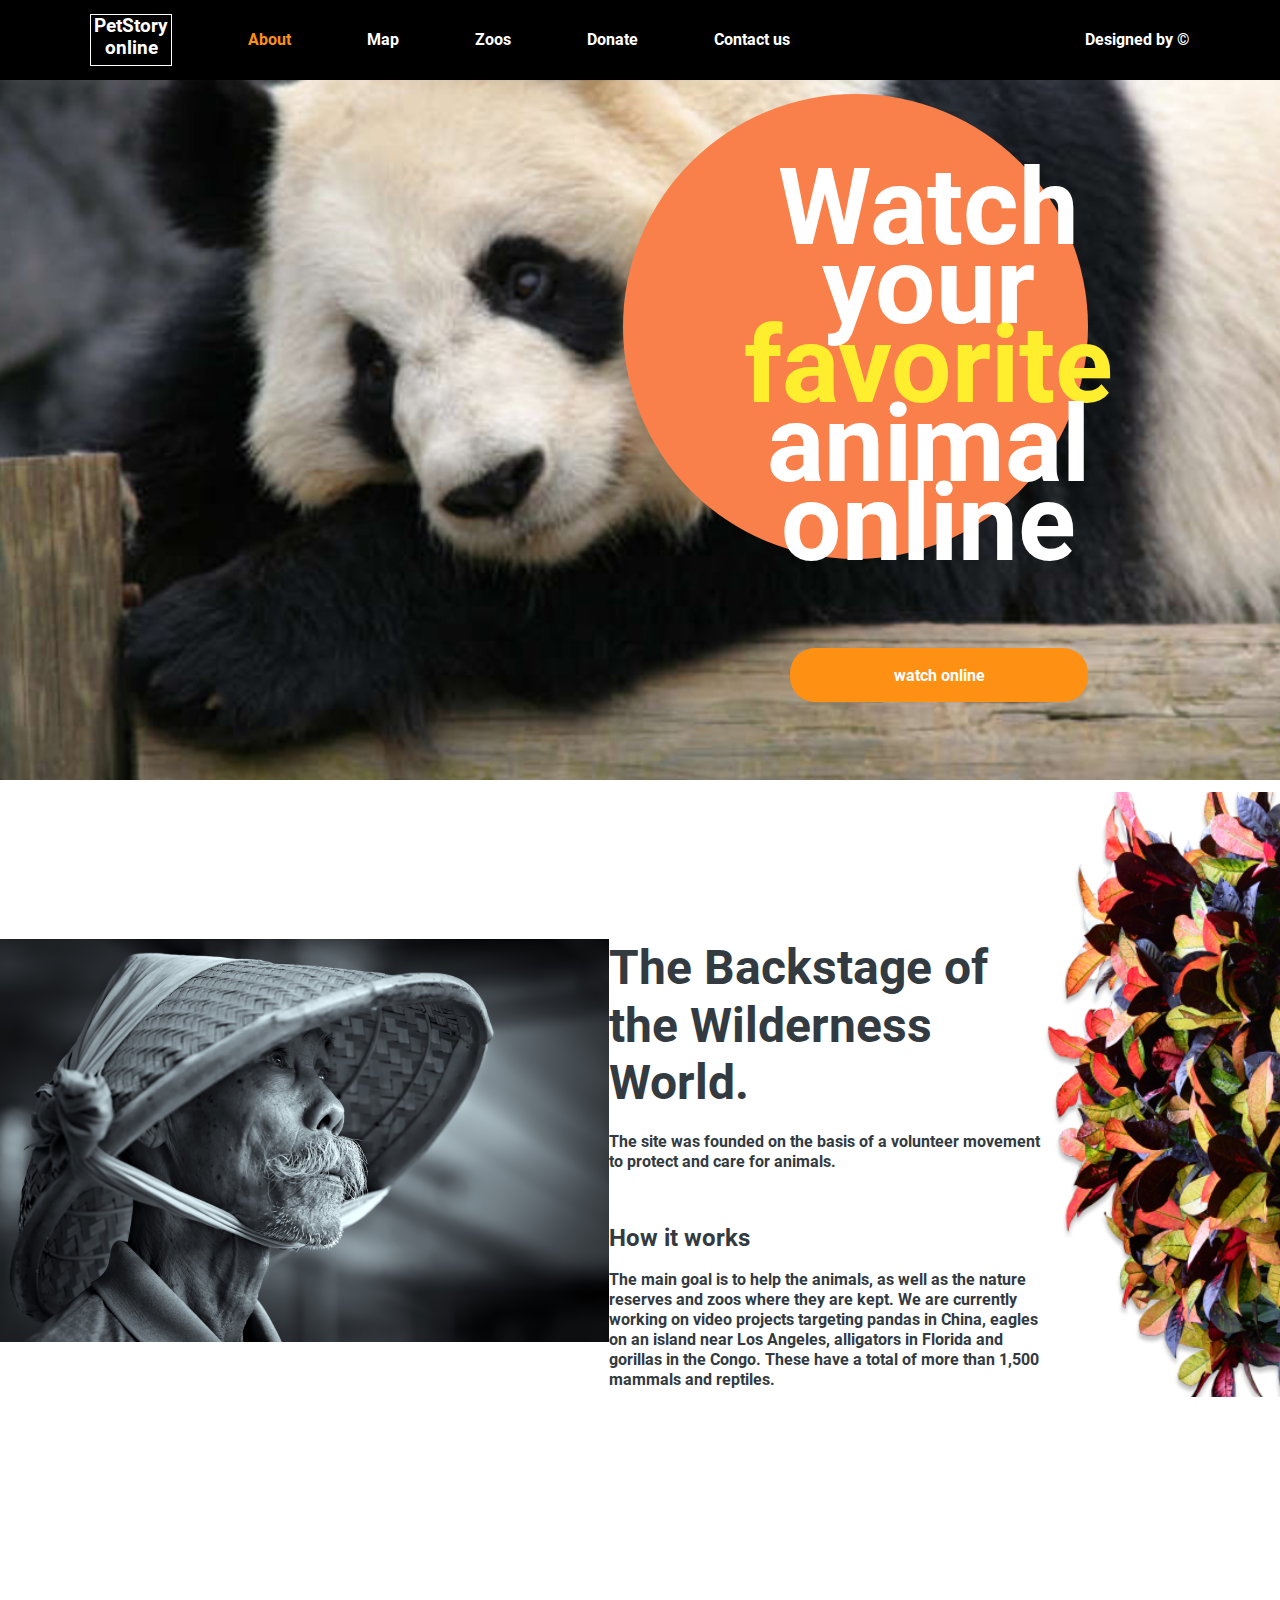
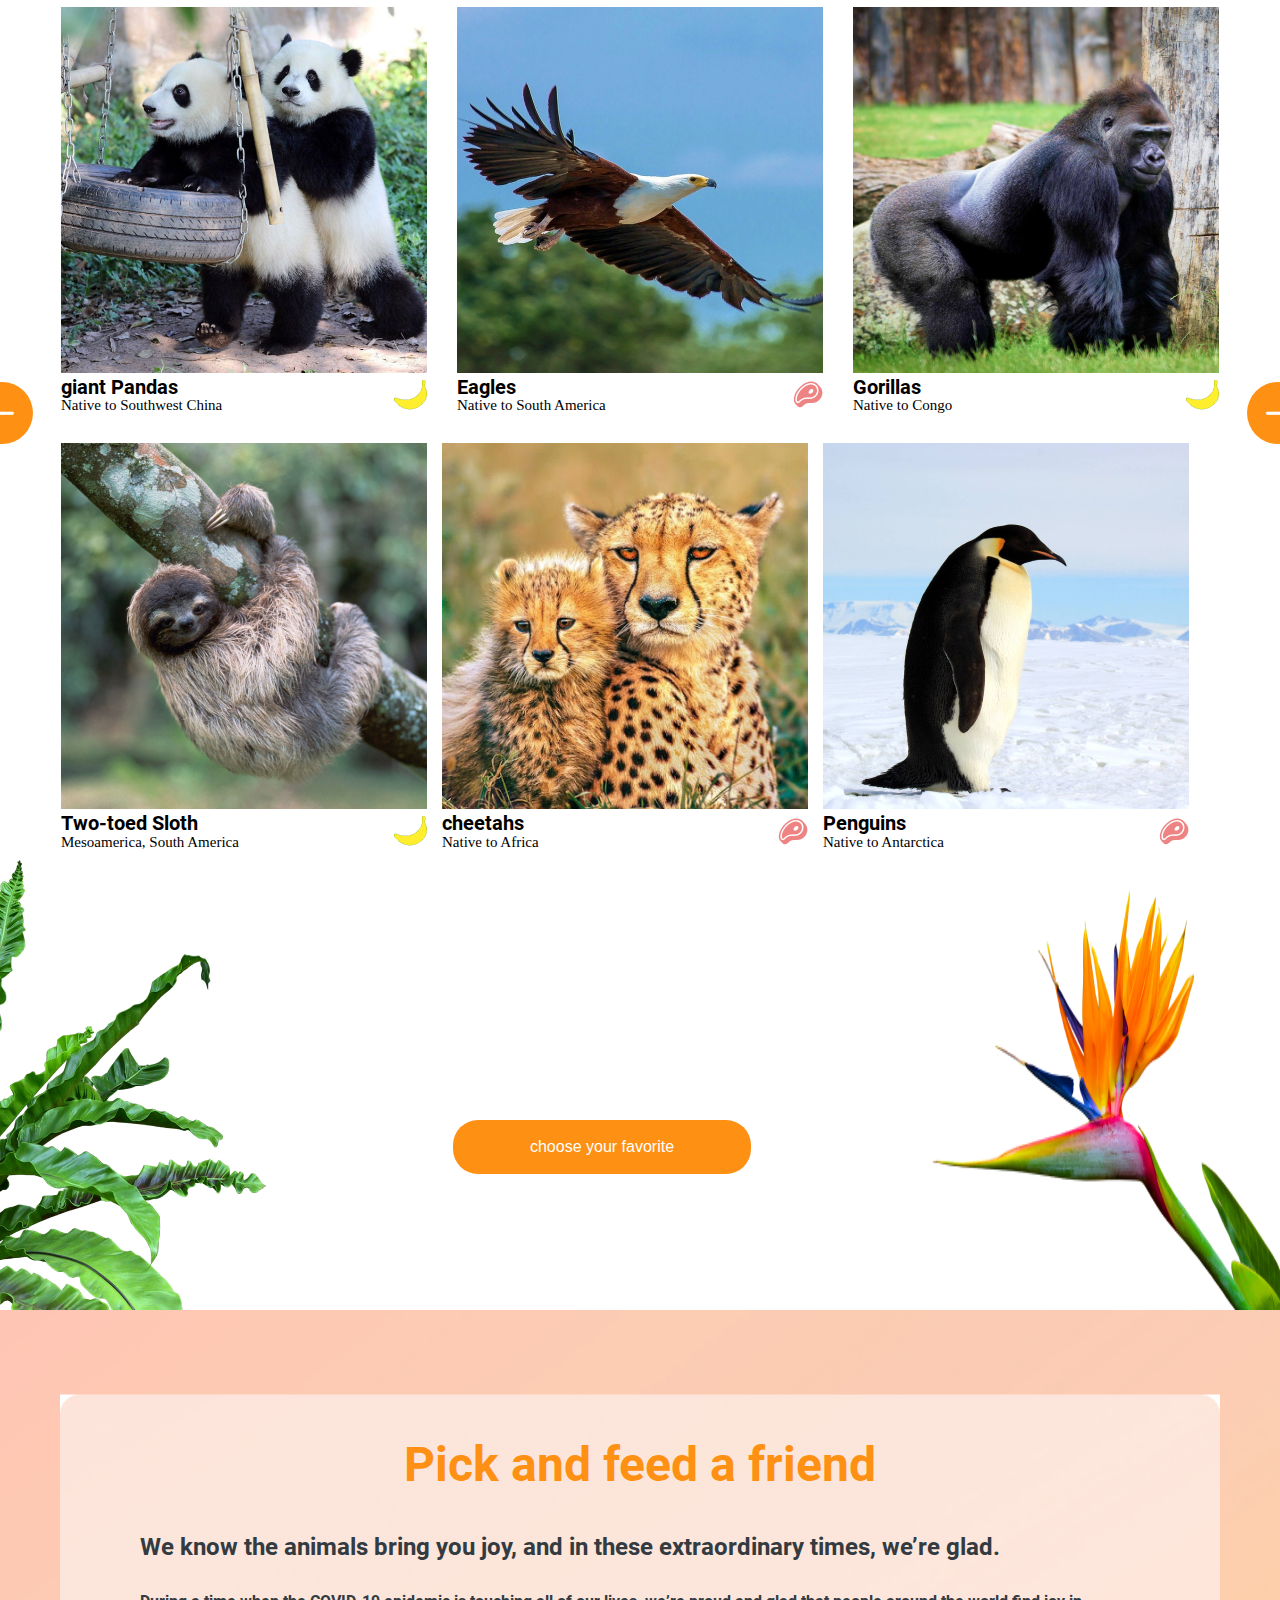
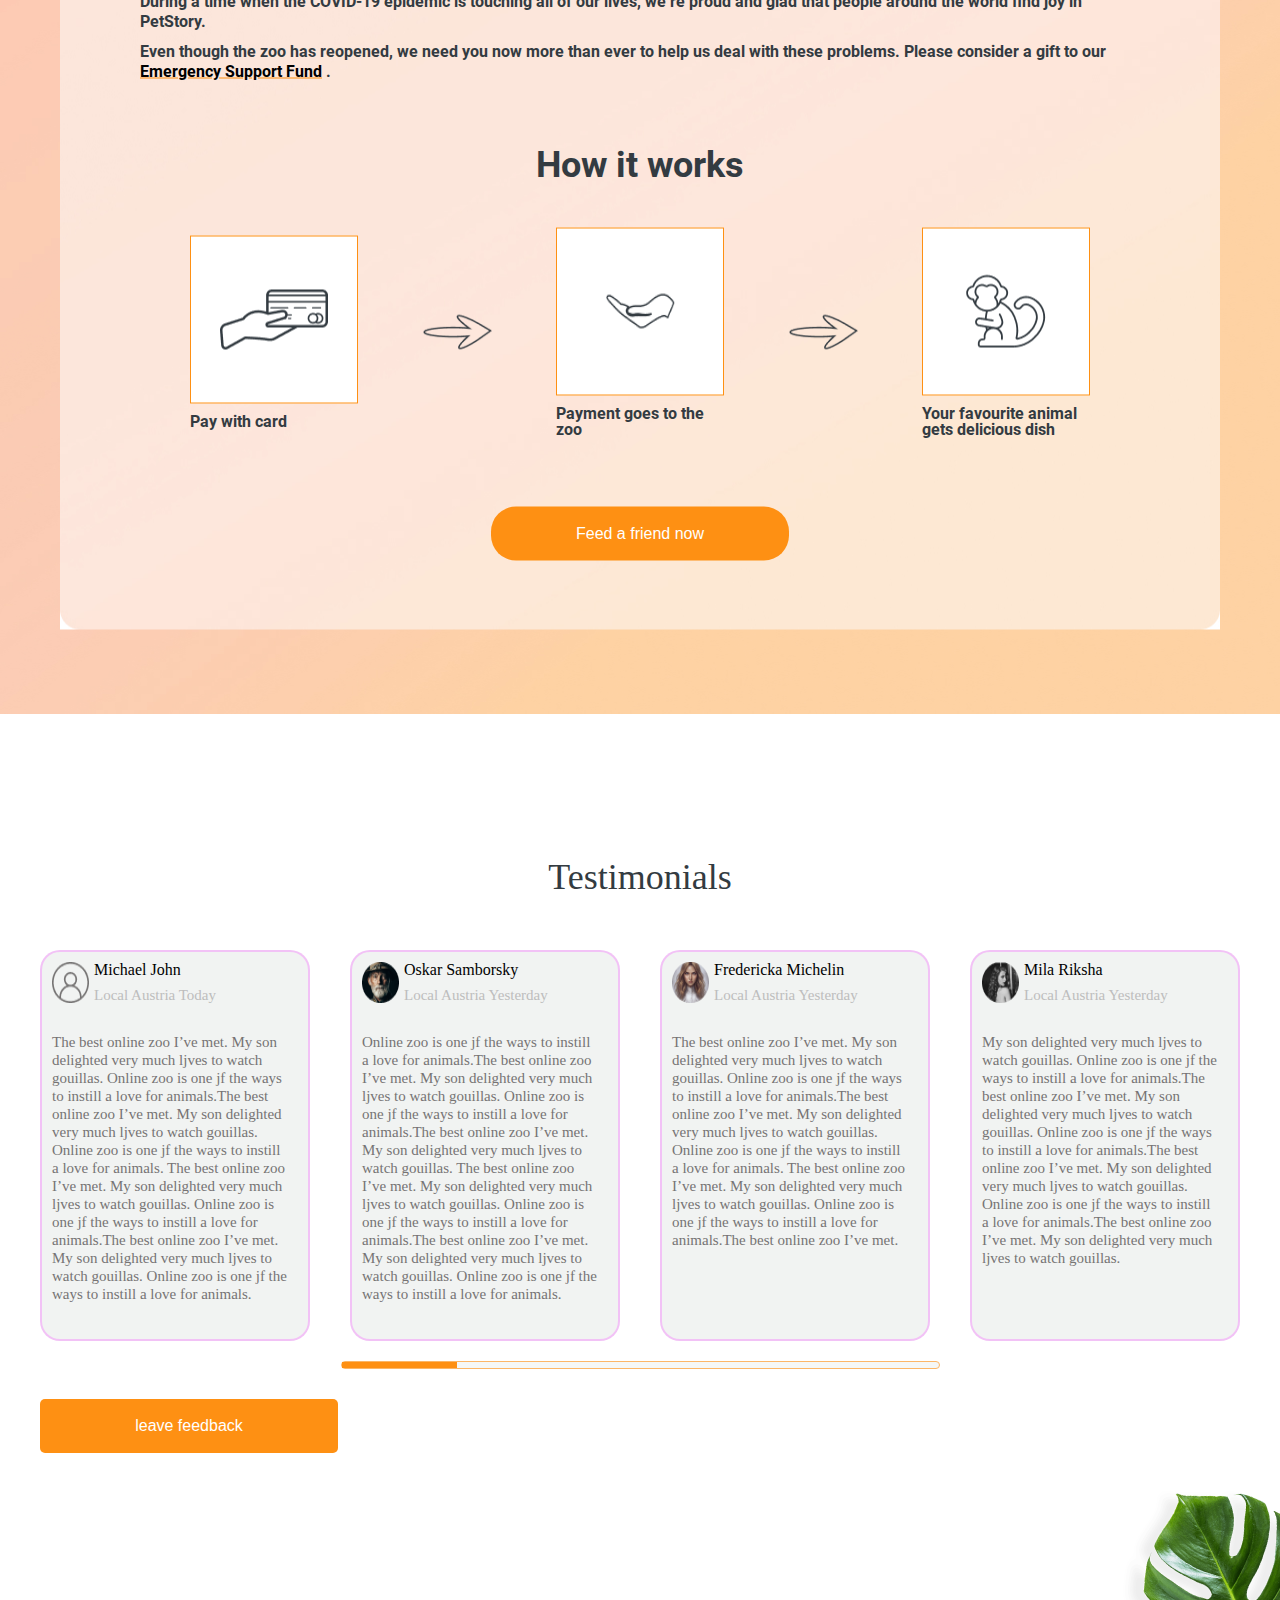
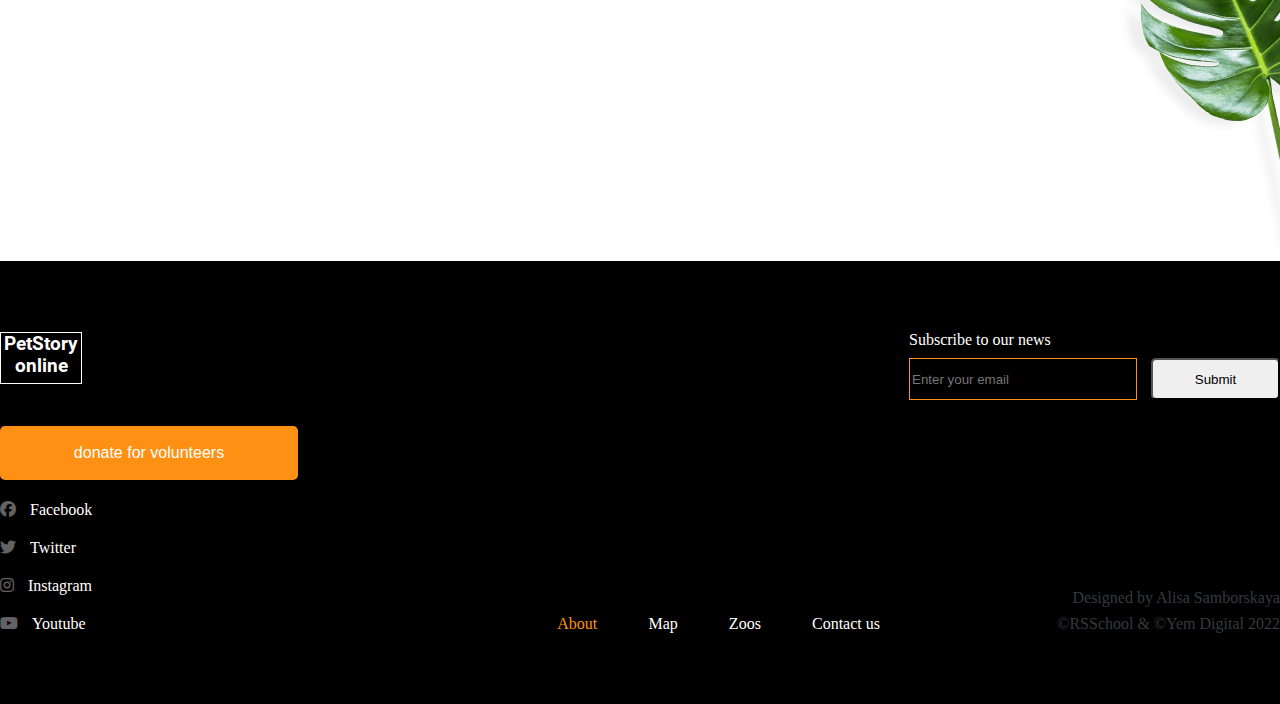
<file: index.html>
<!DOCTYPE html>
<html lang="en">
<head>
    <meta charset="UTF-8">
    <meta http-equiv="X-UA-Compatible" content="IE=edge">
    <meta name="viewport" content="width=device-width, initial-scale=1.0">
    <link rel="stylesheet" href="reset.css">
    <link rel="stylesheet" href="style.css">
    <link rel="stylesheet" href="./fonts/fonts.css">
    <link rel="stylesheet" href="https://cdnjs.cloudflare.com/ajax/libs/font-awesome/6.2.0/css/all.min.css">
    <title>About</title>
</head>
<body>
    <header class="header">
        <div class="header-block">
            <div class="header-wraper">
                <nav class="header-nav">
                    <ul class="nav-ul">
                        <li class="logo-div">
                            <a class="logo-text" href="index.html">PetStory online</a>
                        </li>
                        <li>
                            <a class="nav-a nav-about" href="index.html">About</a>
                        </li>
                        <li>
                            <a class="nav-a" href="#">Map</a>
                        </li>
                        <li>
                            <a class="nav-a" href="#">Zoos</a>
                        </li>
                        <li>
                            <a class="nav-a" href="./pages/main/index.html">Donate</a>
                        </li>
                        <li>
                            <a class="nav-a" href="#">Contact us</a>
                        </li>
                    </ul>
                </nav>
                <a class="nav-a" href="https://www.figma.com/file/ypzT9idgAILaSRVRmDAJxn/online-zoo-3-weeks?node-id=138%3A953">Designed by ©</a>
            </div>
        </div>
        <div class="header-circle">
            <p class="circle-p">Watch your <span class="circle-fav">favorite</span> animal online</p>
        </div>
        <a href="#"><button class="button header-but" type="button">watсh online</button>
        </a>

    </header>
    <section>
        <div class="backswraper">
            <div class="backstage-wraper">
                <img class="bambooimg" src="images/bamboo-cap (2).png" alt="bamboo cap">
                <div class="backstge-parag">
                    <h2 class="backstage-heading">The Backstage of the Wilderness World.</h2>
                    <p class="backstage-paragraph">The site was founded on the basis of a volunteer movement to protect and care for animals.</p>
                    <h5 class="backstage-h5">How it works </h5>
                    <p class="backstage-paragraph">The main goal is to help the animals, as well as the nature reserves and zoos where they are kept. We are currently working on video projects targeting pandas in China, eagles on an island near Los Angeles, alligators in Florida and gorillas in the Congo. These have a total of more than 1,500 mammals and reptiles.</p>
                </div>
            </div>
            <img class="flowerimg" src="images/flower_foto1.png" alt="flower">
        </div>
    </section>
    <section>
        <div class="animals-wraper">
            <div>
                <a href="#"><img class="animalsimg" src="images/Rectangle 5.jpg" alt="pandas">
                </a>
                <div class="anim-block">
                    <div>
                        <h5 class="anim-heading">giant Pandas</h5>
                        <p class="anim-p">Native to Southwest China</p>
                    </div>
                    <img src="images/Vector.png" alt="vector">
                </div>
            </div>
            <div>
                <a href="#"><img class="animalsimg" src="images/Rectangle 5 (1).jpg" alt="eagles">
                </a>
                <div class="anim-block">
                    <div>
                        <h5 class="anim-heading">Eagles</h5>
                        <p class="anim-p">Native to South America</p>
                    </div>
                    <img src="images/steak_icon.png" alt="steak_icon">
                </div>
            </div>
            <div>
                <a href="#"><img class="animalsimg" src="images/Rectangle 5 (2).jpg" alt="eagles">
                </a>
                <div class="anim-block">
                    <div>
                        <h5 class="anim-heading">Gorillas</h5>
                        <p class="anim-p">Native to Congo</p>
                    </div>
                    <img src="images/Vector.png" alt="vector">
                </div>
            </div>
            <div>
                <a href="#"><img class="animalsimg" src="images/Rectangle 5 (3).jpg" alt="eagles">
                </a>
                <div class="anim-block">
                    <div>
                        <h5 class="anim-heading">Two-toed Sloth</h5>
                        <p class="anim-p">Mesoamerica, South America</p>
                    </div>
                    <img src="images/Vector.png" alt="vector">
                </div>
            </div>
            <div>
                <a href="#"><img class="animalsimg" src="images/Rectangle 5 (4).jpg" alt="eagles">
                </a>
                <div class="anim-block">
                    <div>
                        <h5 class="anim-heading">cheetahs</h5>
                        <p class="anim-p">Native to Africa</p>
                    </div>
                    <img src="images/steak_icon.png" alt="steak_icon">
                </div>
            </div>
            <div>
                <a href="#"><img class="animalsimg" src="images/Rectangle 5 (5).jpg" alt="eagles">
                </a>
                <div class="anim-block">
                    <div>
                        <h5 class="anim-heading">Penguins</h5>
                        <p class="anim-p">Native to Antarctica</p>
                    </div>
                    <img src="images/steak_icon.png" alt="steak_icon">
                </div>
            </div>
            <a href="#"><button type="button" class="pets-leftbut"><i class="fa-solid fa-arrow-left-long"></i></button>
            </a>
            <a href="#"><button type="button" class="pets-rightbut"><i class="fa-solid fa-arrow-right-long"></i></button>
            </a>
        </div>
        <div class="palm-wraper">
            <img src="images/palm_foto.png" alt="palm_foto">
            <a href="#"><button class="button choose-but" type="button">choose your favorite</button>
            </a>
            <img src="images/strelitzia 1.png" alt="strelitzia">
        </div>
    </section>
    <section>
        <div class="feed-div">
            <img class="feed-wraper" src="images/section4_pick-and-feed.jpg" alt="">
            <img class="feed-secondwraper" src="images/bg (2).jpg" alt="">
            <div class="feed-friend">
                <h2 class="feed-heading">Pick and feed a friend</h2>
                <div class="paragraphs-block">
                    <p class="feed-text">We know the animals bring you joy, and in these extraordinary times, we’re glad.</p>
                    <p class="feed-parag">During a time when the COVID-19 epidemic is touching all of our lives, we’re proud and glad that people around the world find joy in PetStory.</p>
                    <p class="feed-paragraph">Even though the zoo has reopened, we need you now more than ever to help us deal with these problems. Please consider a gift to our <a class="emergency-a" href="../main/index.html"> Emergency Support Fund</a> . </p>
                </div>
                <h3 class="feed-h3">How it works</h3>
                <div class="feedmainblock">
                    <div>
                        <div class="feedblock">
                            <img src="images/pay.png" alt="paywithcard">
                        </div>
                        <p class="pay-p">Pay with card</p>
                    </div>
                    <img class="feedimg" src="images/Vector (1).png" alt="vector">
                    <div>
                        <div class="feedblock">
                            <img class="feedimg" src="images/Vector (2).png" alt="vector2">
                        </div>
                        <p class="pay-p">Payment goes to the zoo</p>
                    </div>
                    <img class="feedimg" src="images/Vector (1).png" alt="vector3">
                    <div>
                        <div class="feedblock">
                            <img src="images/Vector (3).png" alt="">
                        </div>
                        <p class="pay-p">Your favourite animal gets delicious dish</p>
                    </div>
                </div>
                <a href="./pages/main/index.html"><button class="button feedbutton" type="button">Feed a friend now</button>
                </a>
            </div>
        </div>
    </section>
    <section>
        <div class="test-maindiv">
        <h3 class="testimonials-heading">Testimonials</h3>
        <div class="test-mainblock">
            <div class="test-block">
                <div class="test-user">
                    <img src="images/Vector (4).png" alt="user">
                    <div>
                        <h5 class="test-userh5">Michael John </h5>
                        <p class="test-userp">Local Austria Today</p>
                    </div>
                </div>
                <p class="test-parag">The best online zoo I’ve met. My son delighted very much ljves to watch gouillas. Online zoo is one jf the ways to instill a love for animals.The best online zoo I’ve met. My son delighted very much ljves to watch gouillas. Online zoo is one jf the ways to instill a love for animals.
                    The best online zoo I’ve met. My son delighted very much ljves to watch gouillas. Online zoo is one jf the ways to instill a love for animals.The best online zoo I’ve met. My son delighted very much ljves to watch gouillas. Online zoo is one jf the ways to instill a love for animals.
                    </p>
            </div>
            <div class="test-block">
                <div class="test-user">
                    <img src="images/Ellipse 2.png" alt="user">
                    <div>
                        <h5 class="test-userh5">Oskar Samborsky</h5>
                        <p class="test-userp">Local Austria Yesterday</p>
                    </div>
                </div>
                <p class="test-parag">Online zoo is one jf the ways to instill a love for animals.The best online zoo I’ve met. My son delighted very much ljves to watch gouillas. Online zoo is one jf the ways to instill a love for animals.The best online zoo I’ve met. My son delighted very much ljves to watch gouillas. 
                    The best online zoo I’ve met. My son delighted very much ljves to watch gouillas. Online zoo is one jf the ways to instill a love for animals.The best online zoo I’ve met. My son delighted very much ljves to watch gouillas. Online zoo is one jf the ways to instill a love for animals.
                    
                    </p>
            </div>
            <div class="test-block">
                <div class="test-user">
                    <img src="images/Ellipse 2 (1).png" alt="user">
                    <div>
                        <h5 class="test-userh5">Fredericka Michelin</h5>
                        <p class="test-userp">Local Austria Yesterday</p>
                    </div>
                </div>
                <p class="test-parag">The best online zoo I’ve met. My son delighted very much ljves to watch gouillas. Online zoo is one jf the ways to instill a love for animals.The best online zoo I’ve met. My son delighted very much ljves to watch gouillas. Online zoo is one jf the ways to instill a love for animals.
                    The best online zoo I’ve met. My son delighted very much ljves to watch gouillas. Online zoo is one jf the ways to instill a love for animals.The best online zoo I’ve met.
                    </p>
            </div>
            <div class="test-block">
                <div class="test-user">
                    <img src="images/Ellipse 2 (2).png" alt="user">
                    <div>
                        <h5 class="test-userh5">Mila Riksha</h5>
                        <p class="test-userp">Local Austria Yesterday</p>
                    </div>

                </div>
                <p class="test-parag">My son delighted very much ljves to watch gouillas. Online zoo is one jf the ways to instill a love for animals.The best online zoo I’ve met. My son delighted very much ljves to watch gouillas. Online zoo is one jf the ways to instill a love for animals.The best online zoo I’ve met. My son delighted very much ljves to watch gouillas. Online zoo is one jf the ways to instill a love for animals.The best online zoo I’ve met. My son delighted very much ljves to watch gouillas.
                    </p>
            </div>
        </div>
        <a href="#">
            <div class="testlinediv">
                <div class="testorangeline"></div>
            </div>
        </a>
        <a href="#"><button class="test-button" type="button">leave feedback</button>
        </a>
        </div>
        <div class="leav-foto">
            <img src="images/leav_foto.png" alt="leav_foto">
        </div>
    </section>
    <footer class="footer-mainblock">
        <div class="footer-block">
            <div class="footer-wraperblock">
                <div class="logo-div">
                    <a class="logo-text" href="index.html">PetStory online</a>
                </div>
                <a href="./pages/main/index.html"><button class="test-button" type="button">donate for volunteers</button>
                </a>
                <div>
                    <a href="https://www.facebook.com/"><i class="fa-brands fa-facebook icon"></i>
                    </a>
                    <a href="https://www.facebook.com/"><p class="socicons">Facebook</p>
                    </a>
                </div>
                <div>
                    <a href="https://twitter.com/"><i class="fa-brands fa-twitter icon"></i>
                    </a>
                    <a href="https://twitter.com/"><p class="socicons">Twitter</p>
                    </a>
                </div>
                <div>
                    <a href="https://www.instagram.com/"><i class="fa-brands fa-instagram icon"></i>
                    </a>
                    <a href="https://www.instagram.com/"><p class="socicons">Instagram</p>
                    </a>
                </div>
                <div>
                    <a href="https://www.youtube.com/watch?v=zd_aDbwr4pY"><i class="fa-brands fa-youtube icon"></i>
                    </a>
                    <a href="https://www.youtube.com/watch?v=zd_aDbwr4pY"><p class="socicons">Youtube</p>
                    </a>
                </div>
            </div>
            <div class="footerwraper">
                <form action="">
                    <div>
                        <label class="label" for="email">Subscribe to our news</label>
                    </div>
                    <input class="input" type="email" id="email" placeholder="Enter your email" required>
                    <button class="button-sub" type="submit">Submit</button>
                </form>
                <div class="footer-nav">
                    <nav class="foot-nav">
                        <a class="footnav-a-about" href="index.html">About</a>
                        <a class="footnav-a" href="#">Map</a>
                        <a class="footnav-a" href="#">Zoos</a>
                        <a class="footnav-a" href="#">Contact us</a>
                    </nav>
                    <div class="footer-datediv">
                        <p class="foot-date">Designed by Alisa Samborskaya</p>
                        <p class="foot-date">©RSSchool & ©Yem Digital 2022</p>
                    </div>
                </div>
            </div>
        </div>
    </footer>
</body>
</html>
</file>
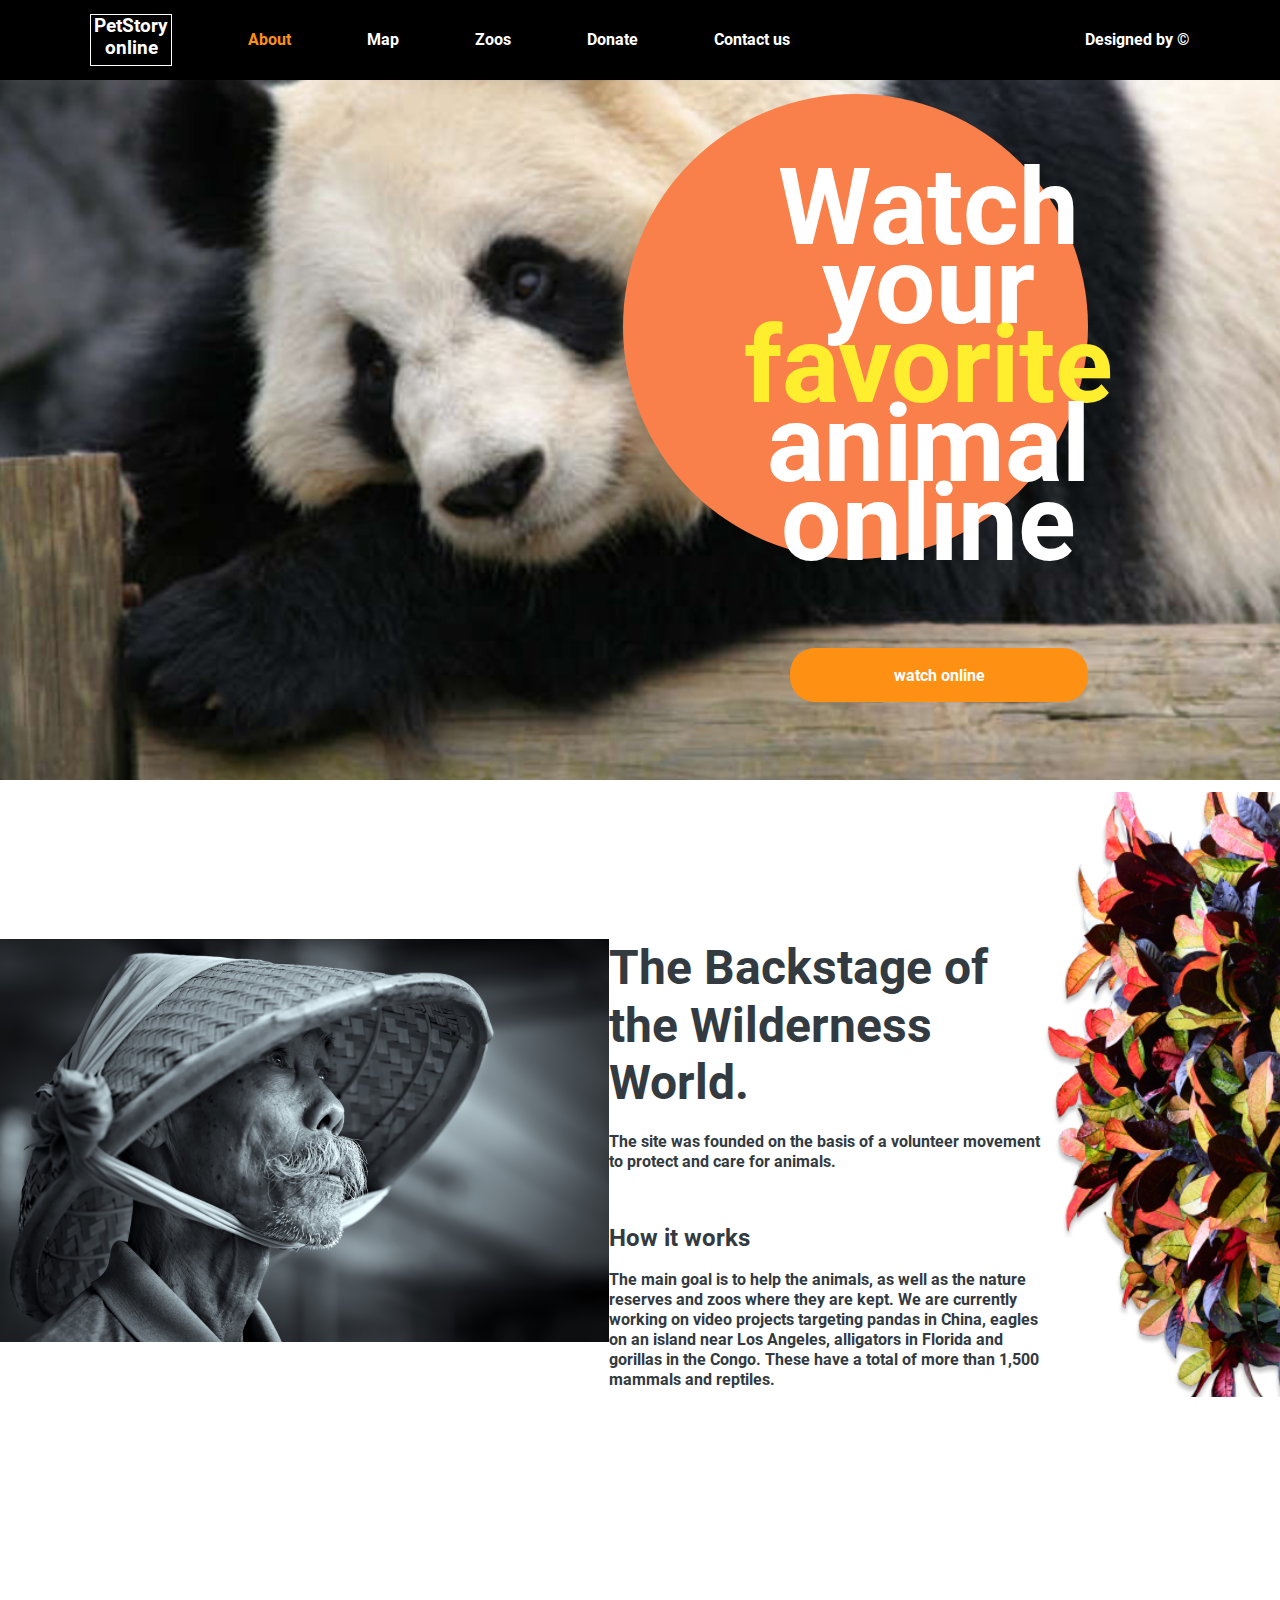
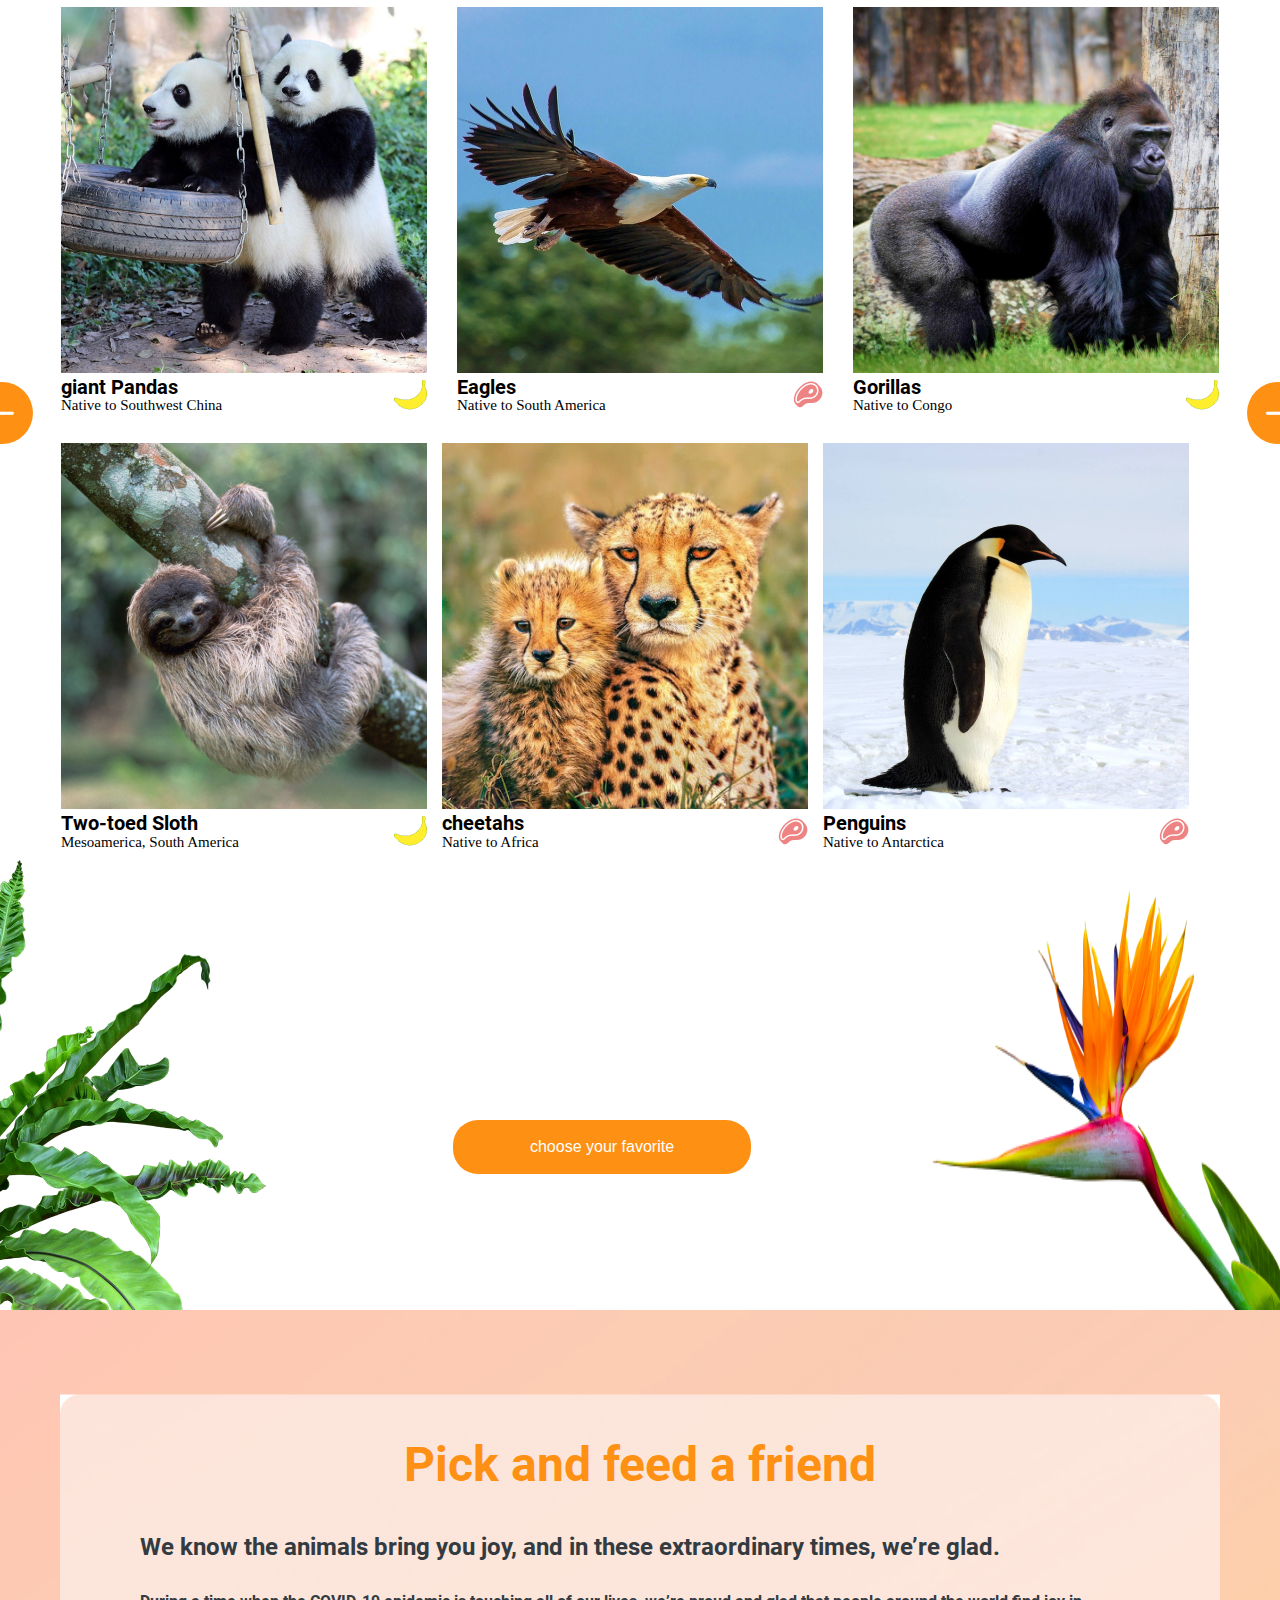
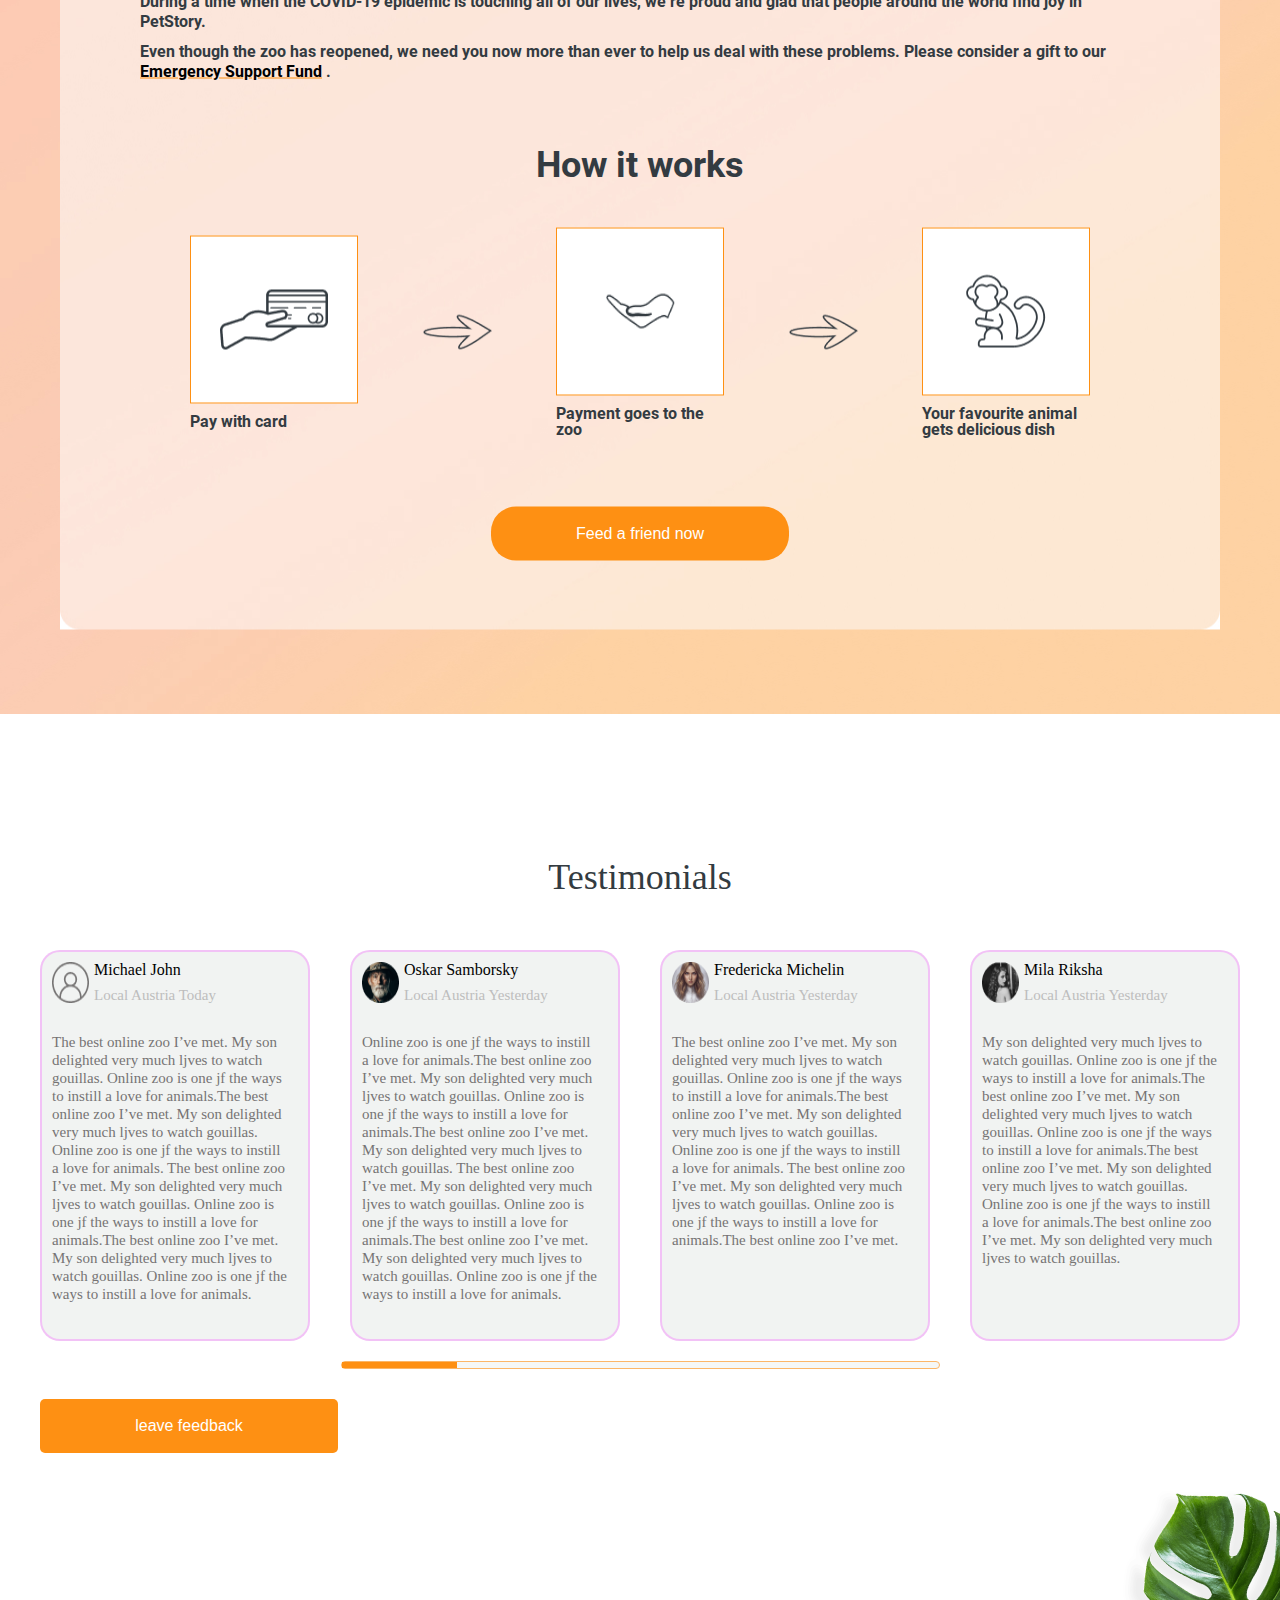
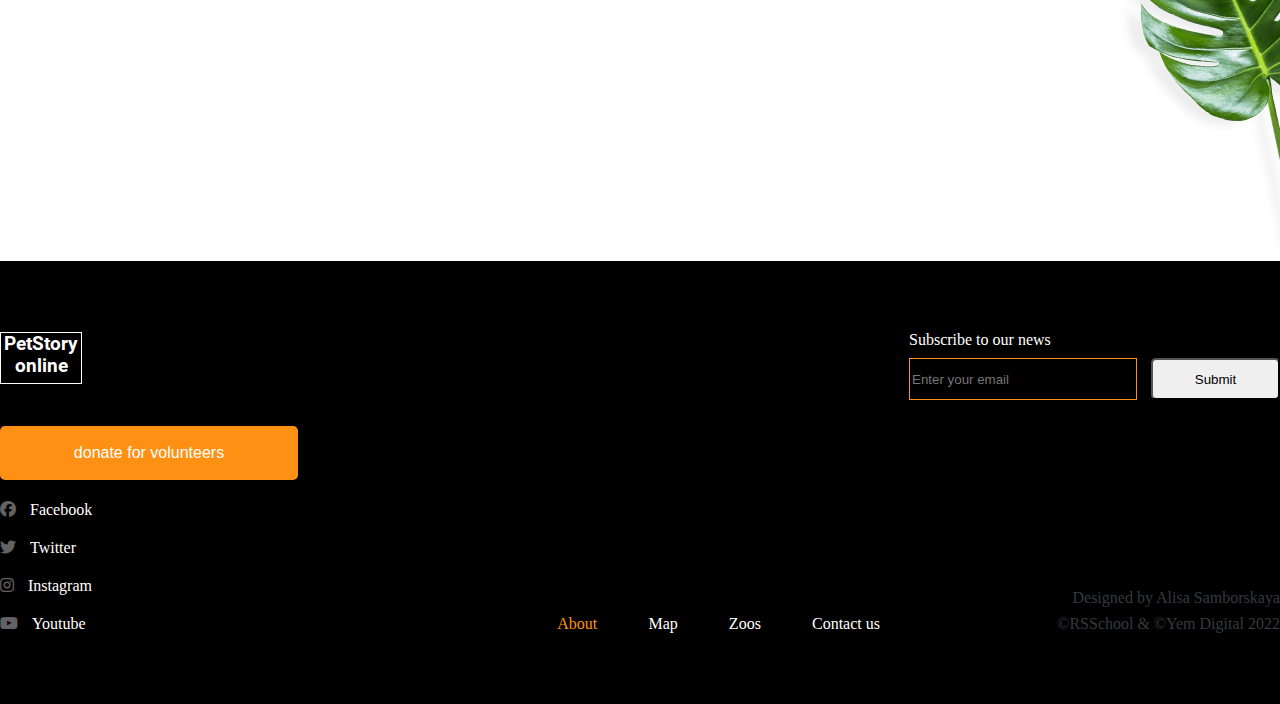
<file: pages/donate/index.html>
<!DOCTYPE html>
<html lang="en">
<head>
    <meta charset="UTF-8">
    <meta http-equiv="X-UA-Compatible" content="IE=edge">
    <meta name="viewport" content="width=device-width, initial-scale=1.0">
    <link rel="stylesheet" href="reset.css">
    <link rel="stylesheet" href="style.css">
    <link rel="stylesheet" href="../fonts/fonts.css">
    <link rel="stylesheet" href="https://cdnjs.cloudflare.com/ajax/libs/font-awesome/6.2.0/css/all.min.css">
    <title>About</title>
</head>
<body>
    <header class="header">
        <div class="header-block">
            <div class="header-wraper">
                <nav class="header-nav">
                    <ul class="nav-ul">
                        <li class="logo-div">
                            <a class="logo-text" href="index.html">PetStory online</a>
                        </li>
                        <li>
                            <a class="nav-a nav-about" href="index.html">About</a>
                        </li>
                        <li>
                            <a class="nav-a" href="#">Map</a>
                        </li>
                        <li>
                            <a class="nav-a" href="#">Zoos</a>
                        </li>
                        <li>
                            <a class="nav-a" href="../main/index.html">Donate</a>
                        </li>
                        <li>
                            <a class="nav-a" href="#">Contact us</a>
                        </li>
                    </ul>
                </nav>
                <a class="nav-a" href="https://www.figma.com/file/ypzT9idgAILaSRVRmDAJxn/online-zoo-3-weeks?node-id=138%3A953">Designed by ©</a>
            </div>
        </div>
        <div class="header-circle">
            <p class="circle-p">Watch your <span class="circle-fav">favorite</span> animal online</p>
        </div>
        <a href="#"><button class="button header-but" type="button">watсh online</button>
        </a>

    </header>
    <section>
        <div class="backswraper">
            <div class="backstage-wraper">
                <img class="bambooimg" src="images/bamboo-cap (2).png" alt="bamboo cap">
                <div class="backstge-parag">
                    <h2 class="backstage-heading">The Backstage of the Wilderness World.</h2>
                    <p class="backstage-paragraph">The site was founded on the basis of a volunteer movement to protect and care for animals.</p>
                    <h5 class="backstage-h5">How it works </h5>
                    <p class="backstage-paragraph">The main goal is to help the animals, as well as the nature reserves and zoos where they are kept. We are currently working on video projects targeting pandas in China, eagles on an island near Los Angeles, alligators in Florida and gorillas in the Congo. These have a total of more than 1,500 mammals and reptiles.</p>
                </div>
            </div>
            <img class="flowerimg" src="images/flower_foto1.png" alt="flower">
        </div>
    </section>
    <section>
        <div class="animals-wraper">
            <div>
                <a href="#"><img class="animalsimg" src="/pages/donate/images/Rectangle 5.jpg" alt="pandas">
                </a>
                <div class="anim-block">
                    <div>
                        <h5 class="anim-heading">giant Pandas</h5>
                        <p class="anim-p">Native to Southwest China</p>
                    </div>
                    <img src="./images/Vector.png" alt="vector">
                </div>
            </div>
            <div>
                <a href="#"><img class="animalsimg" src="/pages/donate/images/Rectangle 5 (1).jpg" alt="eagles">
                </a>
                <div class="anim-block">
                    <div>
                        <h5 class="anim-heading">Eagles</h5>
                        <p class="anim-p">Native to South America</p>
                    </div>
                    <img src="./images/steak_icon.png" alt="steak_icon">
                </div>
            </div>
            <div>
                <a href="#"><img class="animalsimg" src="/pages/donate/images/Rectangle 5 (2).jpg" alt="eagles">
                </a>
                <div class="anim-block">
                    <div>
                        <h5 class="anim-heading">Gorillas</h5>
                        <p class="anim-p">Native to Congo</p>
                    </div>
                    <img src="./images/Vector.png" alt="vector">
                </div>
            </div>
            <div>
                <a href="#"><img class="animalsimg" src="/pages/donate/images/Rectangle 5 (3).jpg" alt="eagles">
                </a>
                <div class="anim-block">
                    <div>
                        <h5 class="anim-heading">Two-toed Sloth</h5>
                        <p class="anim-p">Mesoamerica, South America</p>
                    </div>
                    <img src="./images/Vector.png" alt="vector">
                </div>
            </div>
            <div>
                <a href="#"><img class="animalsimg" src="/pages/donate/images/Rectangle 5 (4).jpg" alt="eagles">
                </a>
                <div class="anim-block">
                    <div>
                        <h5 class="anim-heading">cheetahs</h5>
                        <p class="anim-p">Native to Africa</p>
                    </div>
                    <img src="./images/steak_icon.png" alt="steak_icon">
                </div>
            </div>
            <div>
                <a href="#"><img class="animalsimg" src="/pages/donate/images/Rectangle 5 (5).jpg" alt="eagles">
                </a>
                <div class="anim-block">
                    <div>
                        <h5 class="anim-heading">Penguins</h5>
                        <p class="anim-p">Native to Antarctica</p>
                    </div>
                    <img src="./images/steak_icon.png" alt="steak_icon">
                </div>
            </div>
            <a href="#"><button type="button" class="pets-leftbut"><i class="fa-solid fa-arrow-left-long"></i></button>
            </a>
            <a href="#"><button type="button" class="pets-rightbut"><i class="fa-solid fa-arrow-right-long"></i></button>
            </a>
        </div>
        <div class="palm-wraper">
            <img src="./images/palm_foto.png" alt="palm_foto">
            <a href="#"><button class="button choose-but" type="button">choose your favorite</button>
            </a>
            <img src="./images/strelitzia 1.png" alt="strelitzia">
        </div>
    </section>
    <section>
        <div class="feed-div">
            <img class="feed-wraper" src="./images/section4_pick-and-feed.jpg" alt="">
            <img class="feed-secondwraper" src="./images/bg (2).jpg" alt="">
            <div class="feed-friend">
                <h2 class="feed-heading">Pick and feed a friend</h2>
                <div class="paragraphs-block">
                    <p class="feed-text">We know the animals bring you joy, and in these extraordinary times, we’re glad.</p>
                    <p class="feed-parag">During a time when the COVID-19 epidemic is touching all of our lives, we’re proud and glad that people around the world find joy in PetStory.</p>
                    <p class="feed-paragraph">Even though the zoo has reopened, we need you now more than ever to help us deal with these problems. Please consider a gift to our <a class="emergency-a" href="../main/index.html"> Emergency Support Fund</a> . </p>
                </div>
                <h3 class="feed-h3">How it works</h3>
                <div class="feedmainblock">
                    <div>
                        <div class="feedblock">
                            <img src="./images/pay.png" alt="paywithcard">
                        </div>
                        <p class="pay-p">Pay with card</p>
                    </div>
                    <img class="feedimg" src="./images/Vector (1).png" alt="vector">
                    <div>
                        <div class="feedblock">
                            <img class="feedimg" src="./images/Vector (2).png" alt="vector2">
                        </div>
                        <p class="pay-p">Payment goes to the zoo</p>
                    </div>
                    <img class="feedimg" src="./images/Vector (1).png" alt="vector3">
                    <div>
                        <div class="feedblock">
                            <img src="./images/Vector (3).png" alt="">
                        </div>
                        <p class="pay-p">Your favourite animal gets delicious dish</p>
                    </div>
                </div>
                <a href="../main/index.html"><button class="button feedbutton" type="button">Feed a friend now</button>
                </a>
            </div>
        </div>
    </section>
    <section>
        <div class="test-maindiv">
        <h3 class="testimonials-heading">Testimonials</h3>
        <div class="test-mainblock">
            <div class="test-block">
                <div class="test-user">
                    <img src="./images/Vector (4).png" alt="user">
                    <div>
                        <h5 class="test-userh5">Michael John </h5>
                        <p class="test-userp">Local Austria Today</p>
                    </div>
                </div>
                <p class="test-parag">The best online zoo I’ve met. My son delighted very much ljves to watch gouillas. Online zoo is one jf the ways to instill a love for animals.The best online zoo I’ve met. My son delighted very much ljves to watch gouillas. Online zoo is one jf the ways to instill a love for animals.
                    The best online zoo I’ve met. My son delighted very much ljves to watch gouillas. Online zoo is one jf the ways to instill a love for animals.The best online zoo I’ve met. My son delighted very much ljves to watch gouillas. Online zoo is one jf the ways to instill a love for animals.
                    </p>
            </div>
            <div class="test-block">
                <div class="test-user">
                    <img src="./images/Ellipse 2.png" alt="user">
                    <div>
                        <h5 class="test-userh5">Oskar Samborsky</h5>
                        <p class="test-userp">Local Austria Yesterday</p>
                    </div>
                </div>
                <p class="test-parag">Online zoo is one jf the ways to instill a love for animals.The best online zoo I’ve met. My son delighted very much ljves to watch gouillas. Online zoo is one jf the ways to instill a love for animals.The best online zoo I’ve met. My son delighted very much ljves to watch gouillas. 
                    The best online zoo I’ve met. My son delighted very much ljves to watch gouillas. Online zoo is one jf the ways to instill a love for animals.The best online zoo I’ve met. My son delighted very much ljves to watch gouillas. Online zoo is one jf the ways to instill a love for animals.
                    
                    </p>
            </div>
            <div class="test-block">
                <div class="test-user">
                    <img src="./images/Ellipse 2 (1).png" alt="user">
                    <div>
                        <h5 class="test-userh5">Fredericka Michelin</h5>
                        <p class="test-userp">Local Austria Yesterday</p>
                    </div>
                </div>
                <p class="test-parag">The best online zoo I’ve met. My son delighted very much ljves to watch gouillas. Online zoo is one jf the ways to instill a love for animals.The best online zoo I’ve met. My son delighted very much ljves to watch gouillas. Online zoo is one jf the ways to instill a love for animals.
                    The best online zoo I’ve met. My son delighted very much ljves to watch gouillas. Online zoo is one jf the ways to instill a love for animals.The best online zoo I’ve met.
                    </p>
            </div>
            <div class="test-block">
                <div class="test-user">
                    <img src="./images/Ellipse 2 (2).png" alt="user">
                    <div>
                        <h5 class="test-userh5">Mila Riksha</h5>
                        <p class="test-userp">Local Austria Yesterday</p>
                    </div>

                </div>
                <p class="test-parag">My son delighted very much ljves to watch gouillas. Online zoo is one jf the ways to instill a love for animals.The best online zoo I’ve met. My son delighted very much ljves to watch gouillas. Online zoo is one jf the ways to instill a love for animals.The best online zoo I’ve met. My son delighted very much ljves to watch gouillas. Online zoo is one jf the ways to instill a love for animals.The best online zoo I’ve met. My son delighted very much ljves to watch gouillas.
                    </p>
            </div>
        </div>
        <a href="#">
            <div class="testlinediv">
                <div class="testorangeline"></div>
            </div>
        </a>
        <a href="#"><button class="test-button" type="button">leave feedback</button>
        </a>
        </div>
        <div class="leav-foto">
            <img src="./images/leav_foto.png" alt="leav_foto">
        </div>
    </section>
    <footer class="footer-mainblock">
        <div class="footer-block">
            <div class="footer-wraperblock">
                <div class="logo-div">
                    <a class="logo-text" href="">PetStory online</a>
                </div>
                <a href="../main/index.html"><button class="test-button" type="button">donate for volunteers</button>
                </a>
                <div>
                    <a href="https://www.facebook.com/"><i class="fa-brands fa-facebook icon"></i>
                    </a>
                    <a href="https://www.facebook.com/"><p class="socicons">Facebook</p>
                    </a>
                </div>
                <div>
                    <a href="https://twitter.com/"><i class="fa-brands fa-twitter icon"></i>
                    </a>
                    <a href="https://twitter.com/"><p class="socicons">Twitter</p>
                    </a>
                </div>
                <div>
                    <a href="https://www.instagram.com/"><i class="fa-brands fa-instagram icon"></i>
                    </a>
                    <a href="https://www.instagram.com/"><p class="socicons">Instagram</p>
                    </a>
                </div>
                <div>
                    <a href="https://www.youtube.com/watch?v=zd_aDbwr4pY"><i class="fa-brands fa-youtube icon"></i>
                    </a>
                    <a href="https://www.youtube.com/watch?v=zd_aDbwr4pY"><p class="socicons">Youtube</p>
                    </a>
                </div>
            </div>
            <div class="footerwraper">
                <form action="">
                    <div>
                        <label class="label" for="email">Subscribe to our news</label>
                    </div>
                    <input class="input" type="email" id="email" placeholder="Enter your email" required>
                    <button class="button-sub" type="submit">Submit</button>
                </form>
                <div class="footer-nav">
                    <nav class="foot-nav">
                        <a class="footnav-a-about" href="index.html">About</a>
                        <a class="footnav-a" href="#">Map</a>
                        <a class="footnav-a" href="#">Zoos</a>
                        <a class="footnav-a" href="#">Contact us</a>
                    </nav>
                    <div class="footer-datediv">
                        <p class="foot-date">Designed by Alisa Samborskaya</p>
                        <p class="foot-date">©RSSchool & ©Yem Digital 2022</p>
                    </div>
                </div>
            </div>
        </div>
    </footer>
</body>
</html>
</file>
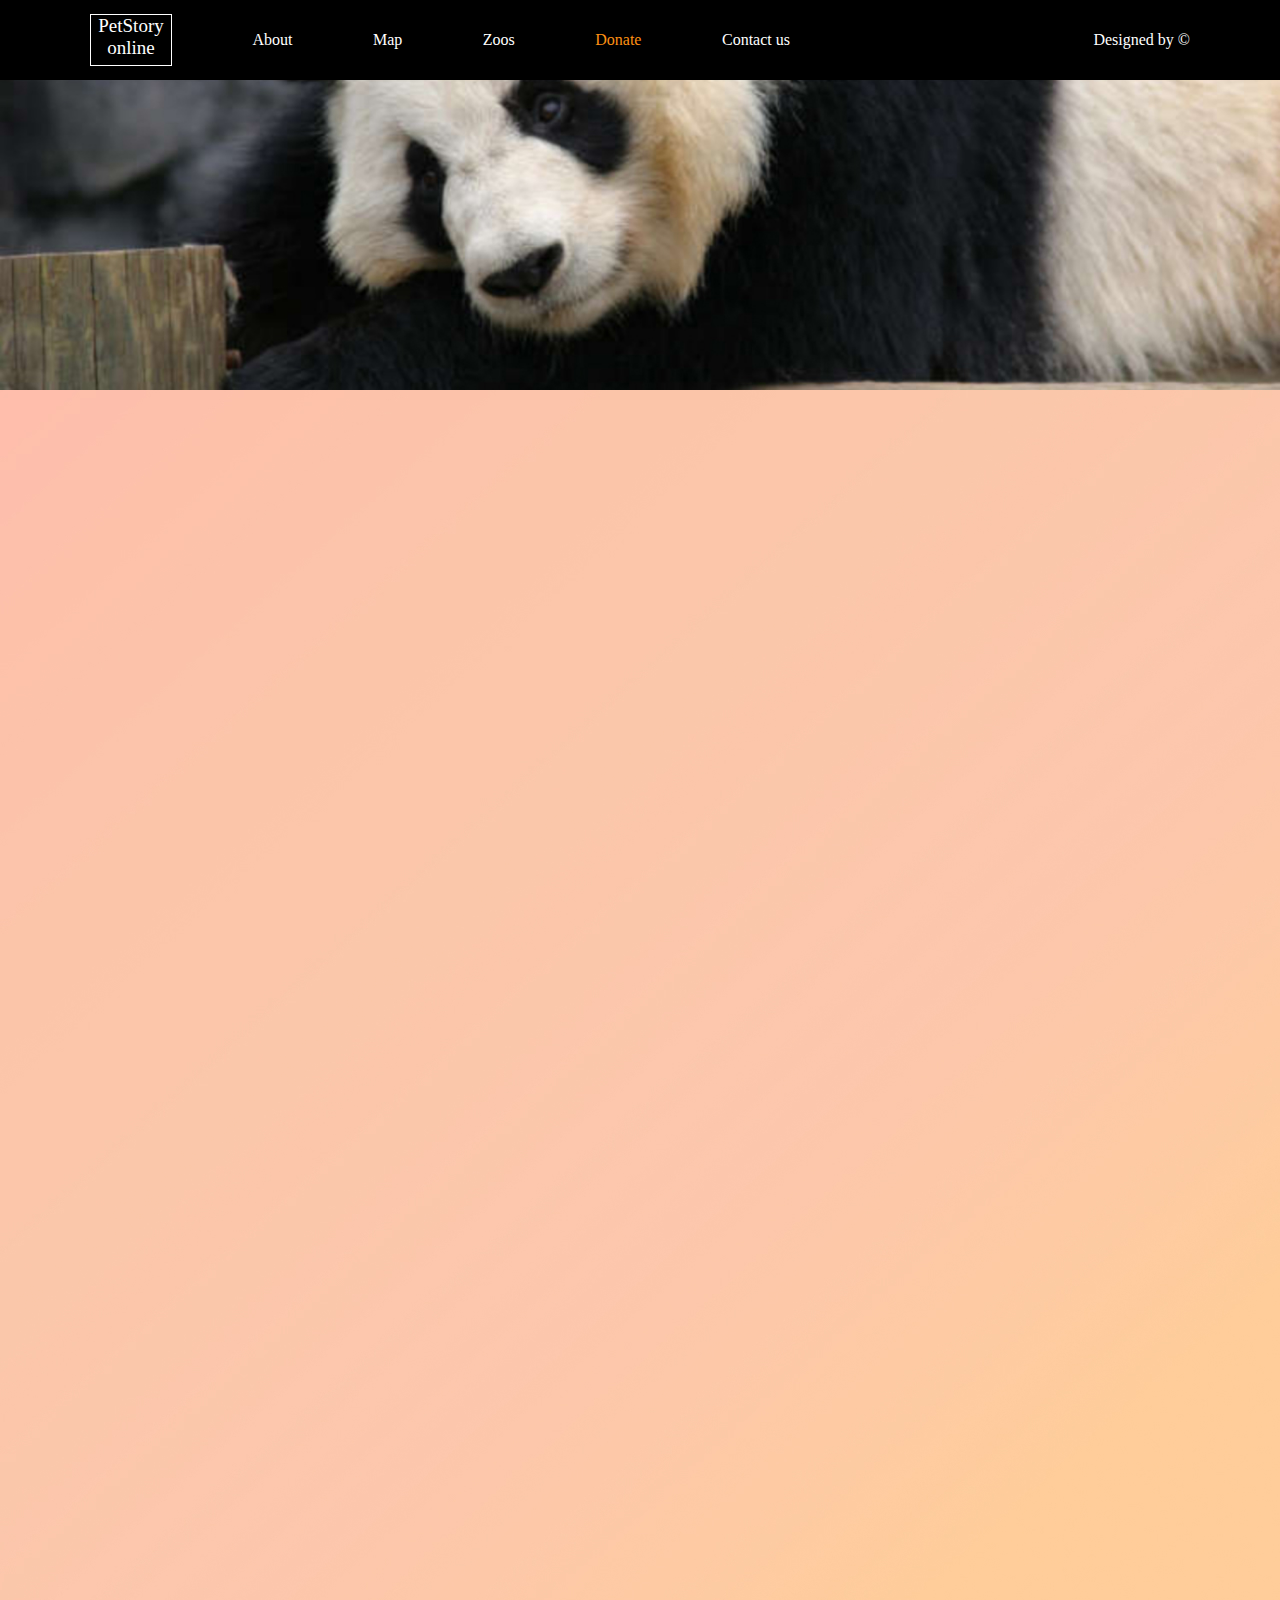
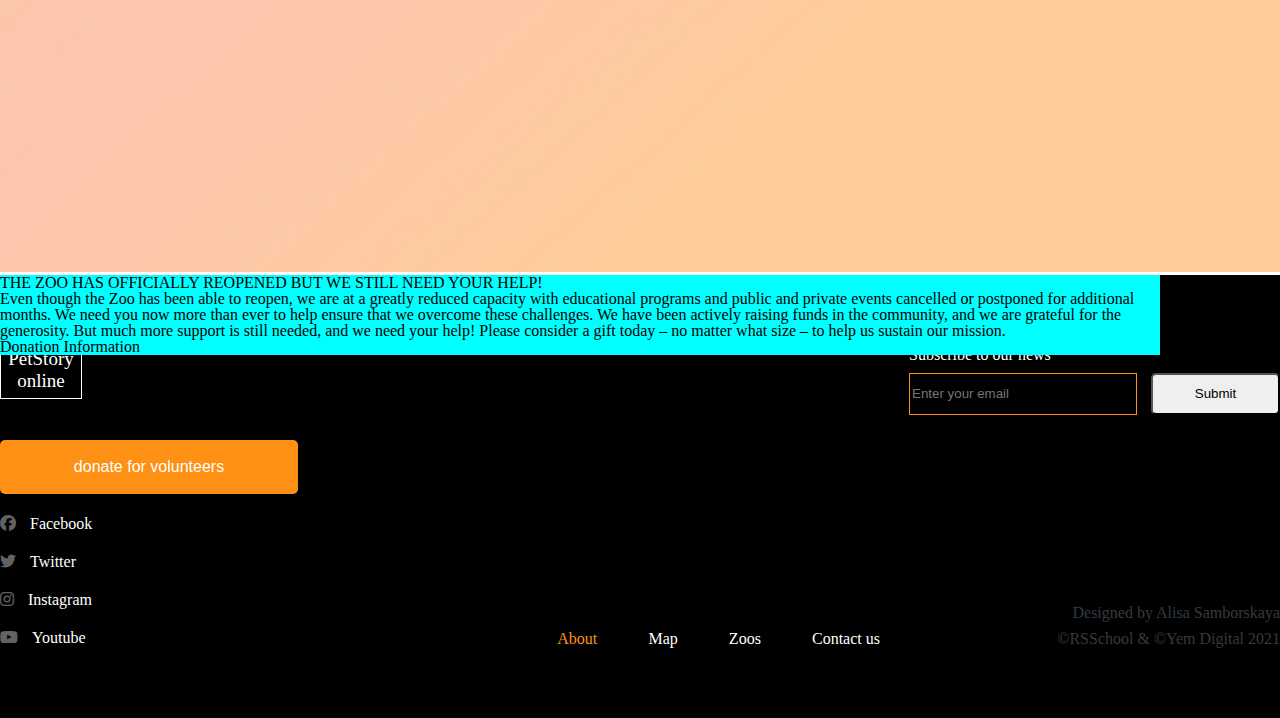
<file: pages/main/index.html>
<!DOCTYPE html>
<html lang="en">
<head>
    <meta charset="UTF-8">
    <meta http-equiv="X-UA-Compatible" content="IE=edge">
    <meta name="viewport" content="width=device-width, initial-scale=1.0">
    <link rel="stylesheet" href="../donate/style.css">
    <link rel="stylesheet" href="style.css">
    <link rel="stylesheet" href="../donate/reset.css">
    <link rel="stylesheet" href="https://cdnjs.cloudflare.com/ajax/libs/font-awesome/6.2.0/css/all.min.css">
    <title>Donate</title>
</head>
<body>
    <header class="header header-background">
        <div class="header-block">
            <div class="header-wraper">
                <nav class="header-nav">
                    <ul class="nav-ul">
                        <li class="logo-div">
                            <a class="logo-text" href="">PetStory online</a>
                        </li>
                        <li>
                            <a class="nav-a" href="../donate/index.html">About</a>
                        </li>
                        <li>
                            <a class="nav-a" href="#">Map</a>
                        </li>
                        <li>
                            <a class="nav-a" href="#">Zoos</a>
                        </li>
                        <li>
                            <a class="nav-a nav-about" href="../main/index.html">Donate</a>
                        </li>
                        <li>
                            <a class="nav-a" href="#">Contact us</a>
                        </li>
                    </ul>
                </nav>
                <a class="nav-a" href="#">Designed by ©</a>
            </div>
        </div>
    </header>
    <section>
        <div>
            <img src="../donate/images/bg (3).jpg" alt="background">
            <div class="donation-div">
                <h3>THE ZOO HAS OFFICIALLY REOPENED BUT WE STILL NEED YOUR HELP!</h3>
                <p>Even though the Zoo has been able to reopen, we are at a greatly reduced capacity with educational programs and public and private events cancelled or postponed for additional months. We need you now more than ever to help ensure that we overcome these challenges. We have been actively raising funds in the community, and we are grateful for the generosity.  But much more support is still needed, and we need your help! Please consider a gift today – no matter what size – to help us sustain our mission.</p>
                <h3>Donation Information</h3>
            </div>
        </div>

    </section>
    <footer class="footer-mainblock">
        <div class="footer-block">
            <div class="footer-wraperblock">
                <div class="logo-div">
                    <a class="logo-text" href="">PetStory online</a>
                </div>
                <button class="test-button" type="button">donate for volunteers</button>
                <div>
                    <i class="fa-brands fa-facebook icon"></i>
                    <p class="socicons">Facebook</p>
                </div>
                <div>
                    <i class="fa-brands fa-twitter icon"></i>
                    <p class="socicons">Twitter</p>
                </div>
                <div>
                    <i class="fa-brands fa-instagram icon"></i>
                    <p class="socicons">Instagram</p>
                </div>
                <div>
                    <i class="fa-brands fa-youtube icon"></i>
                    <p class="socicons">Youtube</p>
                </div>
            </div>
            <div class="footerwraper">
                <form action="">
                    <div>
                        <label class="label" for="email">Subscribe to our news</label>
                    </div>
                    <input class="input" type="email" id="email" placeholder="Enter your email">
                    <button class="button-sub" type="submit">Submit</button>
                </form>
                <div class="footer-nav">
                    <nav class="foot-nav">
                        <a class="footnav-a-about" href="">About</a>
                        <a class="footnav-a" href="">Map</a>
                        <a class="footnav-a" href="">Zoos</a>
                        <a class="footnav-a" href="">Contact us</a>
                    </nav>
                    <div class="footer-datediv">
                        <p class="foot-date">Designed by Alisa Samborskaya</p>
                        <p class="foot-date">©RSSchool & ©Yem Digital 2021</p>
                    </div>
                </div>
            </div>
        </div>
    </footer>
</body>
</html>
</file>
<file: style.css>
/* header */
.logo-div{
    width: 82px;
    height: 52px;
    background-color: #000;
    border:1px solid #FFFFFF ;
    text-align: center;
}
.logo-text{
    font-weight: 400px;
    font-size: 19.01px;
    line-height: 22px;
    color: #FFFFFF;
    font-family: 'Roboto';
}
.header-block{
    width: 100%;
    height: 80px;
    background-color: #000;
    display: flex;
    align-items: center;
}
.header-wraper{
    display: flex;
    max-width: 1100px;
    width: 100%;
    justify-content: space-between;
    align-items: center;
    margin: 0 auto;
}
.header-nav{
    max-width: 700px;
    width: 100%;
}
.nav-ul{
    display: flex;
    max-width: 700px;
    width: 100%;
    justify-content: space-between;
    align-items: center;
}
.nav-a{
    color: #FFFFFF;
    font-weight: 500px;
    font-size: 16px;
    line-height: 22.4px;
    position: relative;
    font-family: 'Roboto';
}
.nav-a::after{
    content: "";
    position: absolute;
    bottom: -4px;
    width: 0px;
    height: 2px;
    left: 0px;
    background-color: #fff;
    transition: 0.3s;
}

.nav-a:hover::after{
    width: 100%;
}
.nav-about{
    color: #FE9013;
}
.header{
    background-image:url(images/Giant\ Panda.jpg);
    background-size:cover;
    height: 780px;
    width: 100%;
    background-position: center;
    background-repeat: no-repeat;
    position: relative;
}
.header-circle{
    max-width: 465px;
    width: 100%;
    height: 465px;
    border-radius: 50%;
    background-color:#F9804B;
    position: absolute;
    top: 12%;
    right: 15%;
    text-align: center;
}
.circle-p{
    font-weight: 700px;
    font-size: 106.5px;
    color: #FFFFFF;
    line-height: 79px;
    max-width: 500px;
    width: 100%;
    margin-left: 73px;
    margin-top: 74px;
    font-family: 'Roboto';
}
.circle-fav{
    color:#FFEE2E ;
}
.header-but{
    position: absolute;
    right: 15%;
    bottom: 10%;
    font-family: 'Roboto';
    color: #333B41;
}
/* section 1 */
.backstage-wraper{
    max-width: 1100px;
    width: 100%;
    display: flex;
    justify-content: space-around;
    margin: 0 auto;
    margin-top: 140px;
}
.backswraper{
    display: flex;
    align-items: center;
    margin-top: 12px;
    width: 100%;
}
.bambooimg{
    max-width: 609px;
    width: 100%;
    height: 403px;
}
.flowerimg{
    width: 293px;
    height: 605px;
    object-fit: cover;
}
.backstage-parag{
    max-width: 465px;
    width: 100%;
    height: 403px;
    font-family: 'Roboto';
    color: #333B41;
}
.backstage-paragraph{
    max-width: 465px;
    width: 100%;
    font-size: 16px;
    font-weight: 400px;
    line-height: 20px;
    margin-top: 20px;
    font-family: 'Roboto';
    color: #333B41;
}
.backstage-heading{
    font-size: 48px;
    font-weight: 400px;
    line-height: 57.6px;
    max-width: 465px;
    width: 100%;
    font-family: 'Roboto';
    color: #333B41;
}
.backstage-h5{
    font-size: 24px;
    margin-top: 54px;
    font-family: 'Roboto';
    color: #333B41;
}
/* section 2 */
.animals-wraper{
    max-width: 1158px;
    width: 100%;
    margin: 0 auto;
    margin-top: 180px;
    display: flex;
    flex-wrap: wrap;
    justify-content: space-between;
    position: relative;
}
.pets-leftbut{
    width: 62px;
    height: 62px;
    border-radius: 50%;
    content:"<";
    color: #fff;
    background-color: #FE9013;
    position: absolute;
    display: flex;
    justify-content: center;
    align-items: center;
    font-size: 24px;
    font-weight: bold;
    top: 50%;
    left: -10vh;
    border: none;
    transform: translateY(-50%);
    cursor: pointer;
}
.pets-rightbut{
    width: 62px;
    height: 62px;
    border-radius: 50%;
    border: none;
    content:">";
    background-color: #FE9013;
    color: #FFFFFF;
    display: flex;
    justify-content: center;
    align-items: center;
    font-size: 24px;
    font-weight: bold;
    position: absolute;
    right: 0px;
    top: 50%;
    transform: translateY(-50%);
    right: -10vh;
    cursor: pointer;
}
.pets-leftbut:hover{
    background-color: #fcb667;
}
.pets-rightbut:hover{
    background-color: #fcb667;
}
.choose-but:hover{
    background-color: #fcb667;
}
.animalsimg{
    max-width: 366px;
    width: 100%;
    height: 366px;
    margin-top: 30px;
    transition: 0.3s;
}
.animalsimg:hover{
    transform: scale(1.01,1.01);
}
.emergency-a{
    text-decoration:#FE9013 underline;
    color: #000;
}
.anim-block:hover{
    background-color: #FE9013;
    border-radius: 5px;
}
.anim-block{
    display: flex;
    justify-content: space-between;
    align-items: center;
    transition: 0.3s;
}
.anim-heading{
    font-size: 20px;
    font-weight: bold;
    line-height: 22.4px;
    font-family: 'Roboto';
}
.anim-p{
    font-size: 15px;
    font-weight: 300px;
}
.button{
    width: 298px;
    height: 54px;
    background-color:#FE9013 ;
    border-radius: 25px ;
    border: none;
    margin-top: 30vh;
    color: #FFFFFF;
    font-weight: 500px;
    font-size: 16px;
    cursor: pointer;
}
.palm-wraper{
    display: flex;
    justify-content: space-between;
}
/* section 3 */
.feed-wraper{
    width: 100%;
    height: 1004px;
    position: absolute;
    top: 0px;
    left: 0px;
}
.feed-secondwraper{
    position: absolute;
    top: 50%;
    left: 50%;
    transform: translate(-50%,-50%);
}
.feed-div{
    width: 100%;
    height: 1004px;
    position: relative;
}
.feed-heading{
    color:#FE9013 ;
    font-size: 48px;
    font-weight: 400px;
    line-height:57px ;
    text-align: center;
    margin-top: 41px;
    font-family: 'Roboto';
}
.feed-friend{
    position: absolute;
    top: 50%;
    left: 50%;
    transform: translate(-50%,-50%);
    max-width: 1160px;
    width: 100%;
    height: 835px;
    display: flex;
    flex-direction: column;
}
.feedblock{
    width: 168px;
    height: 168px;
    border: 1px solid#FE9013 ;
    background-color: #fff;
    display: flex;
    justify-content: center;
    align-items: center;
}
.feedimg{
    width: 69px;
    height: 35px;
}
.feedmainblock{
    display: flex;
    align-items: center;
    justify-content:space-between;
    margin: 0 auto;
    margin-top: 40px;
    max-width: 900px;
    width: 100%;
}
.pay-p{
    width: 168px;
    margin-top: 10px;
    font-size: 16px;
    font-family: 'Roboto';
    color: #333B41;
}
.feed-parag{
    font-size: 16px;
    font-weight: 500px;
    line-height: 20px;
    margin-top: 30px;
    font-family: 'Roboto';
    color: #333B41;
}
.feed-text{
    font-size: 24px;
    font-weight: 400px;
    line-height: 28.8px;
    margin-top: 40px;
    font-family: 'Roboto';
    color: #333B41;
}
.feed-paragraph{
    font-size: 16px;
    font-weight: 400px;
    line-height: 20px;
    margin-top: 10px;
    font-family: 'Roboto';
    color: #333B41;
}
.feed-h3{
    font-size: 36px;
    font-weight: 400px;
    line-height: 46px;
    margin-top: 60px;
    text-align: center;
    font-family: 'Roboto';
    color:#333B41 ;
}
.paragraphs-block{
    max-width: 1000px;
    width: 100%;
    margin: 0 auto;
}
.feedbutton{
    position: absolute;
    bottom: 5%;
    left: 50%;
    transform: translate(-50% ,-50%);
    transition: 0.3s;
}
.feedbutton:hover{
    background-color: #fcb667;
}
/* section 4 */
.testimonials-heading{
    text-align: center;
    font-size: 36px;
    font-weight: 400px;
    line-height: 46px;
    margin-top: 140px;
    color:#333B41 ;
}
.test-block{
    width: 270px;
    height: 391px;
    background-color:#F1F3F2;
    border-radius: 20px;
    text-align: start;
    border: 2px solid  rgba(243, 169, 248, 0.66);
    cursor:pointer;

}
.test-mainblock{
    display: flex;
    max-width: 1200px;
    width: 100%;
    justify-content: space-between;
    margin: 0 auto;
    margin-top: 50px;
}
.test-parag{
    width:237px ;
    height:309px;
    font-size:15px;
    font-weight:300px ;
    line-height:18px ;
    color:#767474 ;
    margin-top: 30px;
    margin-left: 10px;
}
.test-user{
    display: flex;
    margin-top: 10px;
    margin-left: 10px;
}
.test-userh5{
    font-size: 16px;
    font-weight: 400px;
    margin-left: 5px;
}
.test-userp{
    font-size:15px ;
    font-weight:300px ;
    margin-left: 5px;
    color:#BDBDBD;
    margin-top: 10px;
}
.testlinediv{
    max-width: 599px;
    width: 100%;
    height: 8px;
    background-color:#F5F7F6;
    margin: 0 auto;
    margin-top: 20px;
    border-radius: 5px;
    border: 1px solid #fcb667;
}
.testorangeline{
    width: 115px;
    height: 6px;
    background-color:#FE9013;
}
.test-button{
    width:298px ;
    height:54px ;
    background-color:#FE9013 ;
    border-radius: 5px;
    color: #fff;
    font-size: 16px;
    font-weight: 500px;
    border: none;
    margin-top: 30px;
    transition: 0.3s;
}
.test-button:hover{
    background-color: #fcb667;
}
.test-maindiv{
    max-width: 1200px;
    width: 100%;
    margin: 0 auto;
}
.leav-foto{
    display: flex;
    justify-content: end;
    width: 100%;
}
/* footer */
.footer-mainblock{
    height: 443px;
    width: 100%;
    background-color: #000;
    display: flex;
    justify-content: center;
    align-items: center;
}
.icon{
    color:#C4C4C480 ;
    display: inline-block;
    margin-top: 10px;
}
.socicons{
    color: #fff;
    display: inline-block;
    margin-left: 10px;
    margin-top: 10px;
    font-size: 16px;
    font-weight: 400px;
}
.footer-wraperblock{
    display: flex;
    flex-direction: column;
    justify-content: space-between;
    height: 300px;
}
.label{
    color: #fff;
}
.form-wraper{
    display: flex;
    flex-direction: column;
}
.input{
    width: 228px;
    height: 42px;
    margin-top: 10px;
    background-color: #000;
    border: none;
    border: 1px solid #FE9013;
    outline: none;
}
.button-sub{
    width: 129px;
    height: 42px;
    border-radius: 5px;
    margin-left: 10px;
}
.footer-block{
    display: flex;
    max-width: 1300px;
    width: 100%;
    justify-content: space-between;
}
.footerwraper{
    display: flex;
    flex-direction: column;
    justify-content: space-between;
    align-items:flex-end;
}
.footer-nav{
    display: flex;
    max-width: 1000px;
    width: 100%;
    justify-content: space-between;
    align-items: flex-end;
}
.foot-nav{
    width: 500px;
    display: flex;
    justify-content: space-between;
}
.footer-datediv{
    max-width: 400px;
    width: 100%;
    text-align: end;
}
.footnav-a{
    color: #fff;
    font-size: 16px;
    font-weight: 400px;
}
.footnav-a-about{
    color: #FE9013;
}
.foot-date{
    font-size: 16px;
    font-weight: 100px;
    color: #fff;
    margin-top: 10px;
    color: #333B41;
}
</file>
<file: fonts/fonts.css>
@font-face {
    font-family: 'Roboto';
    src: url('../fonts/demo.html');
    src: url('../fonts/Roboto-Bold.eot') format('embedded-opentype'),
        url('../fonts/Roboto-Bold.woff2') format('woff2'),
        url('../fonts/Roboto-Bold.woff') format('woff'),
        url('../fonts/Roboto-Bold.ttf') format('truetype'),
        url('../fonts/Roboto-Bold.svg') format('svg');
    font-weight: bold;
    font-style: normal;
    font-display: swap;
}
</file>
<file: pages/donate/style.css>
/* header */
.logo-div{
    width: 82px;
    height: 52px;
    background-color: #000;
    border:1px solid #FFFFFF ;
    text-align: center;
}
.logo-text{
    font-weight: 400px;
    font-size: 19.01px;
    line-height: 22px;
    color: #FFFFFF;
    font-family: 'Roboto';
}
.header-block{
    width: 100%;
    height: 80px;
    background-color: #000;
    display: flex;
    align-items: center;
}
.header-wraper{
    display: flex;
    max-width: 1100px;
    width: 100%;
    justify-content: space-between;
    align-items: center;
    margin: 0 auto;
}
.header-nav{
    max-width: 700px;
    width: 100%;
}
.nav-ul{
    display: flex;
    max-width: 700px;
    width: 100%;
    justify-content: space-between;
    align-items: center;
}
.nav-a{
    color: #FFFFFF;
    font-weight: 500px;
    font-size: 16px;
    line-height: 22.4px;
    position: relative;
    font-family: 'Roboto';
}
.nav-a::after{
    content: "";
    position: absolute;
    bottom: -4px;
    width: 0px;
    height: 2px;
    left: 0px;
    background-color: #fff;
    transition: 0.3s;
}

.nav-a:hover::after{
    width: 100%;
}
.nav-about{
    color: #FE9013;
}
.header{
    background-image:url(../donate/images/Giant\ Panda.jpg);
    background-size:cover;
    height: 780px;
    width: 100%;
    background-position: center;
    background-repeat: no-repeat;
    position: relative;
}
.header-circle{
    max-width: 465px;
    width: 100%;
    height: 465px;
    border-radius: 50%;
    background-color:#F9804B;
    position: absolute;
    top: 12%;
    right: 15%;
    text-align: center;
}
.circle-p{
    font-weight: 700px;
    font-size: 106.5px;
    color: #FFFFFF;
    line-height: 79px;
    max-width: 500px;
    width: 100%;
    margin-left: 73px;
    margin-top: 74px;
    font-family: 'Roboto';
}
.circle-fav{
    color:#FFEE2E ;
}
.header-but{
    position: absolute;
    right: 15%;
    bottom: 10%;
    font-family: 'Roboto';
    color: #333B41;
}
/* section 1 */
.backstage-wraper{
    max-width: 1100px;
    width: 100%;
    display: flex;
    justify-content: space-around;
    margin: 0 auto;
    margin-top: 140px;
}
.backswraper{
    display: flex;
    align-items: center;
    margin-top: 12px;
    width: 100%;
}
.bambooimg{
    max-width: 609px;
    width: 100%;
    height: 403px;
}
.flowerimg{
    width: 293px;
    height: 605px;
    object-fit: cover;
}
.backstage-parag{
    max-width: 465px;
    width: 100%;
    height: 403px;
    font-family: 'Roboto';
    color: #333B41;
}
.backstage-paragraph{
    max-width: 465px;
    width: 100%;
    font-size: 16px;
    font-weight: 400px;
    line-height: 20px;
    margin-top: 20px;
    font-family: 'Roboto';
    color: #333B41;
}
.backstage-heading{
    font-size: 48px;
    font-weight: 400px;
    line-height: 57.6px;
    max-width: 465px;
    width: 100%;
    font-family: 'Roboto';
    color: #333B41;
}
.backstage-h5{
    font-size: 24px;
    margin-top: 54px;
    font-family: 'Roboto';
    color: #333B41;
}
/* section 2 */
.animals-wraper{
    max-width: 1158px;
    width: 100%;
    margin: 0 auto;
    margin-top: 180px;
    display: flex;
    flex-wrap: wrap;
    justify-content: space-between;
    position: relative;
}
.pets-leftbut{
    width: 62px;
    height: 62px;
    border-radius: 50%;
    content:"<";
    color: #fff;
    background-color: #FE9013;
    position: absolute;
    display: flex;
    justify-content: center;
    align-items: center;
    font-size: 24px;
    font-weight: bold;
    top: 50%;
    left: -10vh;
    border: none;
    transform: translateY(-50%);
    cursor: pointer;
}
.pets-rightbut{
    width: 62px;
    height: 62px;
    border-radius: 50%;
    border: none;
    content:">";
    background-color: #FE9013;
    color: #FFFFFF;
    display: flex;
    justify-content: center;
    align-items: center;
    font-size: 24px;
    font-weight: bold;
    position: absolute;
    right: 0px;
    top: 50%;
    transform: translateY(-50%);
    right: -10vh;
    cursor: pointer;
}
.pets-leftbut:hover{
    background-color: #fcb667;
}
.pets-rightbut:hover{
    background-color: #fcb667;
}
.choose-but:hover{
    background-color: #fcb667;
}
.animalsimg{
    max-width: 366px;
    width: 100%;
    height: 366px;
    margin-top: 30px;
    transition: 0.3s;
}
.animalsimg:hover{
    transform: scale(1.01,1.01);
}
.emergency-a{
    text-decoration:#FE9013 underline;
    color: #000;
}
.anim-block:hover{
    background-color: #FE9013;
    border-radius: 5px;
}
.anim-block{
    display: flex;
    justify-content: space-between;
    align-items: center;
    transition: 0.3s;
}
.anim-heading{
    font-size: 20px;
    font-weight: bold;
    line-height: 22.4px;
    font-family: 'Roboto';
}
.anim-p{
    font-size: 15px;
    font-weight: 300px;
}
.button{
    width: 298px;
    height: 54px;
    background-color:#FE9013 ;
    border-radius: 25px ;
    border: none;
    margin-top: 30vh;
    color: #FFFFFF;
    font-weight: 500px;
    font-size: 16px;
    cursor: pointer;
}
.palm-wraper{
    display: flex;
    justify-content: space-between;
}
/* section 3 */
.feed-wraper{
    width: 100%;
    height: 1004px;
    position: absolute;
    top: 0px;
    left: 0px;
}
.feed-secondwraper{
    position: absolute;
    top: 50%;
    left: 50%;
    transform: translate(-50%,-50%);
}
.feed-div{
    width: 100%;
    height: 1004px;
    position: relative;
}
.feed-heading{
    color:#FE9013 ;
    font-size: 48px;
    font-weight: 400px;
    line-height:57px ;
    text-align: center;
    margin-top: 41px;
    font-family: 'Roboto';
}
.feed-friend{
    position: absolute;
    top: 50%;
    left: 50%;
    transform: translate(-50%,-50%);
    max-width: 1160px;
    width: 100%;
    height: 835px;
    display: flex;
    flex-direction: column;
}
.feedblock{
    width: 168px;
    height: 168px;
    border: 1px solid#FE9013 ;
    background-color: #fff;
    display: flex;
    justify-content: center;
    align-items: center;
}
.feedimg{
    width: 69px;
    height: 35px;
}
.feedmainblock{
    display: flex;
    align-items: center;
    justify-content:space-between;
    margin: 0 auto;
    margin-top: 40px;
    max-width: 900px;
    width: 100%;
}
.pay-p{
    width: 168px;
    margin-top: 10px;
    font-size: 16px;
    font-family: 'Roboto';
    color: #333B41;
}
.feed-parag{
    font-size: 16px;
    font-weight: 500px;
    line-height: 20px;
    margin-top: 30px;
    font-family: 'Roboto';
    color: #333B41;
}
.feed-text{
    font-size: 24px;
    font-weight: 400px;
    line-height: 28.8px;
    margin-top: 40px;
    font-family: 'Roboto';
    color: #333B41;
}
.feed-paragraph{
    font-size: 16px;
    font-weight: 400px;
    line-height: 20px;
    margin-top: 10px;
    font-family: 'Roboto';
    color: #333B41;
}
.feed-h3{
    font-size: 36px;
    font-weight: 400px;
    line-height: 46px;
    margin-top: 60px;
    text-align: center;
    font-family: 'Roboto';
    color:#333B41 ;
}
.paragraphs-block{
    max-width: 1000px;
    width: 100%;
    margin: 0 auto;
}
.feedbutton{
    position: absolute;
    bottom: 5%;
    left: 50%;
    transform: translate(-50% ,-50%);
    transition: 0.3s;
}
.feedbutton:hover{
    background-color: #fcb667;
}
/* section 4 */
.testimonials-heading{
    text-align: center;
    font-size: 36px;
    font-weight: 400px;
    line-height: 46px;
    margin-top: 140px;
    color:#333B41 ;
}
.test-block{
    width: 270px;
    height: 391px;
    background-color:#F1F3F2;
    border-radius: 20px;
    text-align: start;
    border: 2px solid  rgba(243, 169, 248, 0.66);
    cursor:pointer;

}
.test-mainblock{
    display: flex;
    max-width: 1200px;
    width: 100%;
    justify-content: space-between;
    margin: 0 auto;
    margin-top: 50px;
}
.test-parag{
    width:237px ;
    height:309px;
    font-size:15px;
    font-weight:300px ;
    line-height:18px ;
    color:#767474 ;
    margin-top: 30px;
    margin-left: 10px;
}
.test-user{
    display: flex;
    margin-top: 10px;
    margin-left: 10px;
}
.test-userh5{
    font-size: 16px;
    font-weight: 400px;
    margin-left: 5px;
}
.test-userp{
    font-size:15px ;
    font-weight:300px ;
    margin-left: 5px;
    color:#BDBDBD;
    margin-top: 10px;
}
.testlinediv{
    max-width: 599px;
    width: 100%;
    height: 8px;
    background-color:#F5F7F6;
    margin: 0 auto;
    margin-top: 20px;
    border-radius: 5px;
    border: 1px solid #fcb667;
}
.testorangeline{
    width: 115px;
    height: 6px;
    background-color:#FE9013;
}
.test-button{
    width:298px ;
    height:54px ;
    background-color:#FE9013 ;
    border-radius: 5px;
    color: #fff;
    font-size: 16px;
    font-weight: 500px;
    border: none;
    margin-top: 30px;
    transition: 0.3s;
}
.test-button:hover{
    background-color: #fcb667;
}
.test-maindiv{
    max-width: 1200px;
    width: 100%;
    margin: 0 auto;
}
.leav-foto{
    display: flex;
    justify-content: end;
    width: 100%;
}
/* footer */
.footer-mainblock{
    height: 443px;
    width: 100%;
    background-color: #000;
    display: flex;
    justify-content: center;
    align-items: center;
}
.icon{
    color:#C4C4C480 ;
    display: inline-block;
    margin-top: 10px;
}
.socicons{
    color: #fff;
    display: inline-block;
    margin-left: 10px;
    margin-top: 10px;
    font-size: 16px;
    font-weight: 400px;
}
.footer-wraperblock{
    display: flex;
    flex-direction: column;
    justify-content: space-between;
    height: 300px;
}
.label{
    color: #fff;
}
.form-wraper{
    display: flex;
    flex-direction: column;
}
.input{
    width: 228px;
    height: 42px;
    margin-top: 10px;
    background-color: #000;
    border: none;
    border: 1px solid #FE9013;
    outline: none;
}
.button-sub{
    width: 129px;
    height: 42px;
    border-radius: 5px;
    margin-left: 10px;
}
.footer-block{
    display: flex;
    max-width: 1300px;
    width: 100%;
    justify-content: space-between;
}
.footerwraper{
    display: flex;
    flex-direction: column;
    justify-content: space-between;
    align-items:flex-end;
}
.footer-nav{
    display: flex;
    max-width: 1000px;
    width: 100%;
    justify-content: space-between;
    align-items: flex-end;
}
.foot-nav{
    width: 500px;
    display: flex;
    justify-content: space-between;
}
.footer-datediv{
    max-width: 400px;
    width: 100%;
    text-align: end;
}
.footnav-a{
    color: #fff;
    font-size: 16px;
    font-weight: 400px;
}
.footnav-a-about{
    color: #FE9013;
}
.foot-date{
    font-size: 16px;
    font-weight: 100px;
    color: #fff;
    margin-top: 10px;
    color: #333B41;
}
</file>
<file: pages/fonts/fonts.css>
@font-face {
    font-family: 'Roboto';
    src: url('../fonts/demo.html');
    src: url('../fonts/Roboto-Bold.eot') format('embedded-opentype'),
        url('../fonts/Roboto-Bold.woff2') format('woff2'),
        url('../fonts/Roboto-Bold.woff') format('woff'),
        url('../fonts/Roboto-Bold.ttf') format('truetype'),
        url('../fonts/Roboto-Bold.svg') format('svg');
    font-weight: bold;
    font-style: normal;
    font-display: swap;
}
</file>
<file: pages/main/style.css>
.header-background{
    height: 390px;
    position: relative;
}
.donation-div{
    max-width: 1160px;
    width: 100%;
    position: absolute;
    background-color: aqua;

}
</file>
